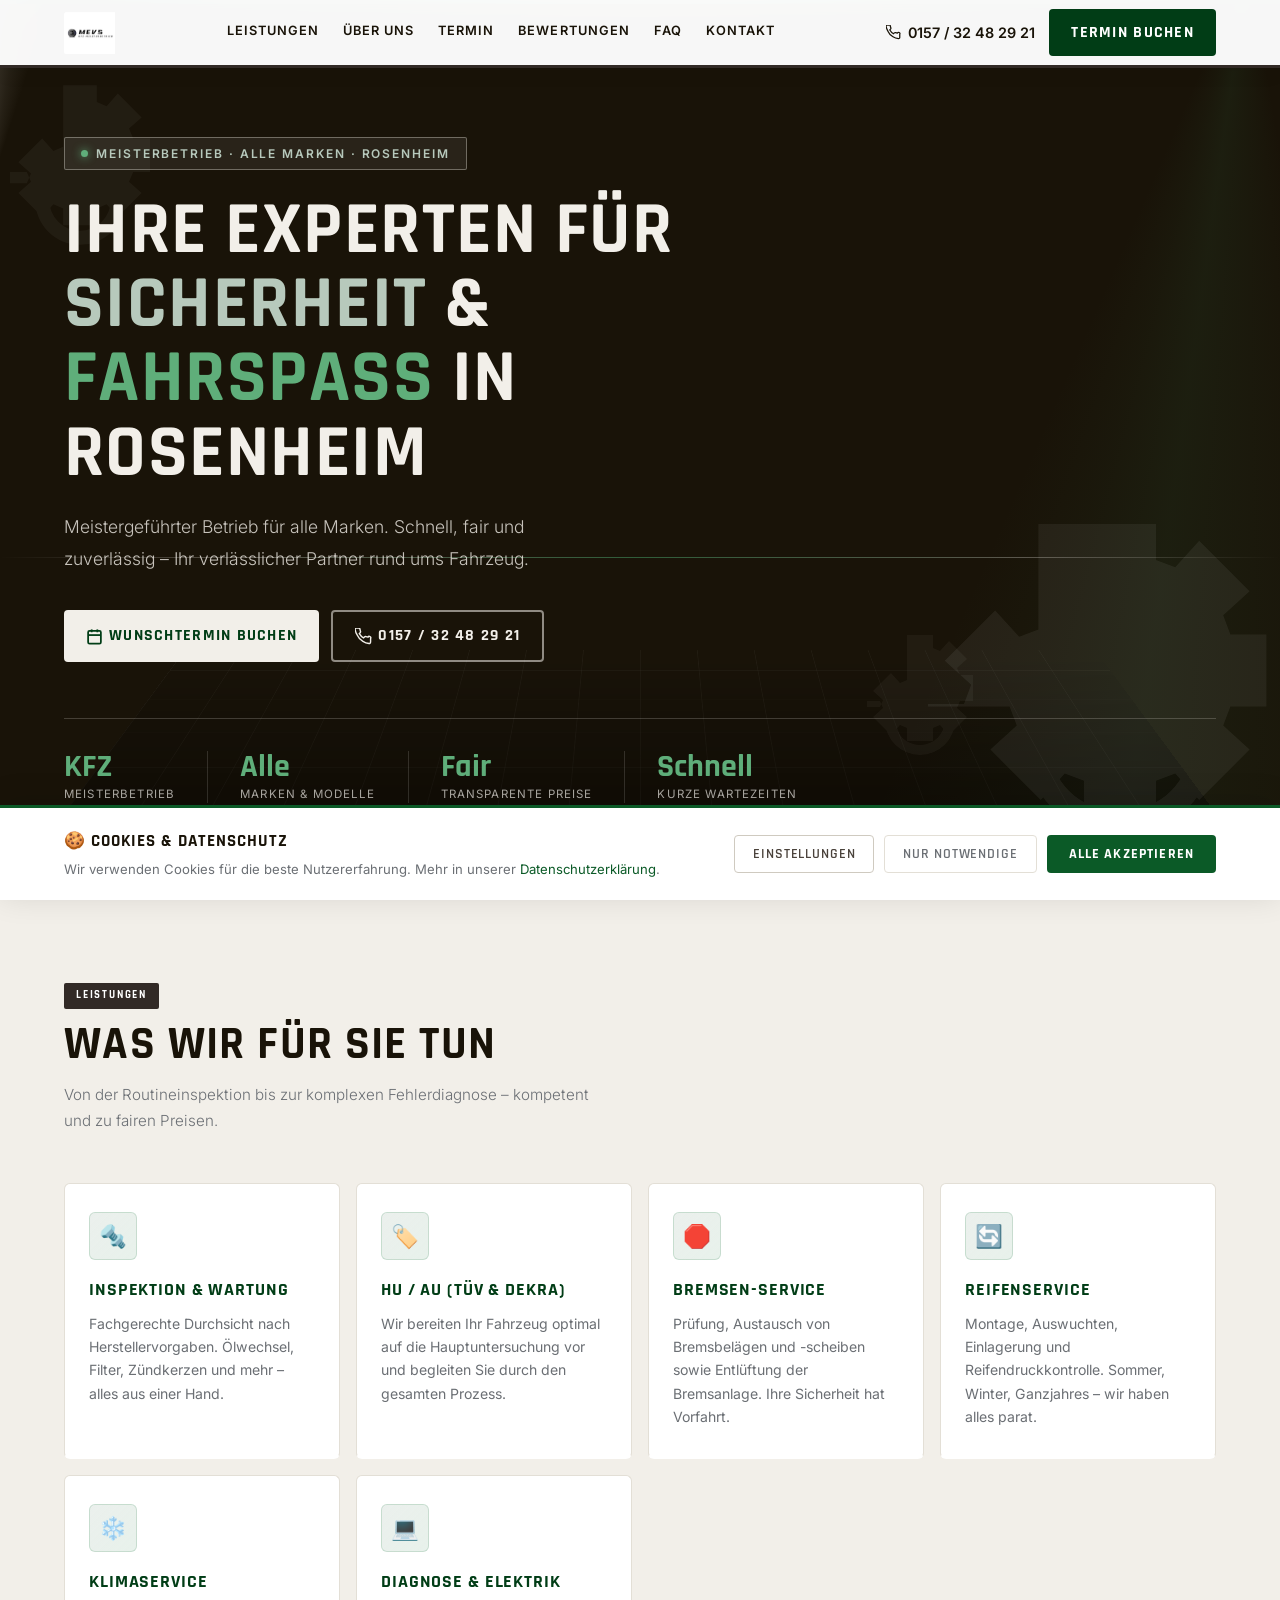
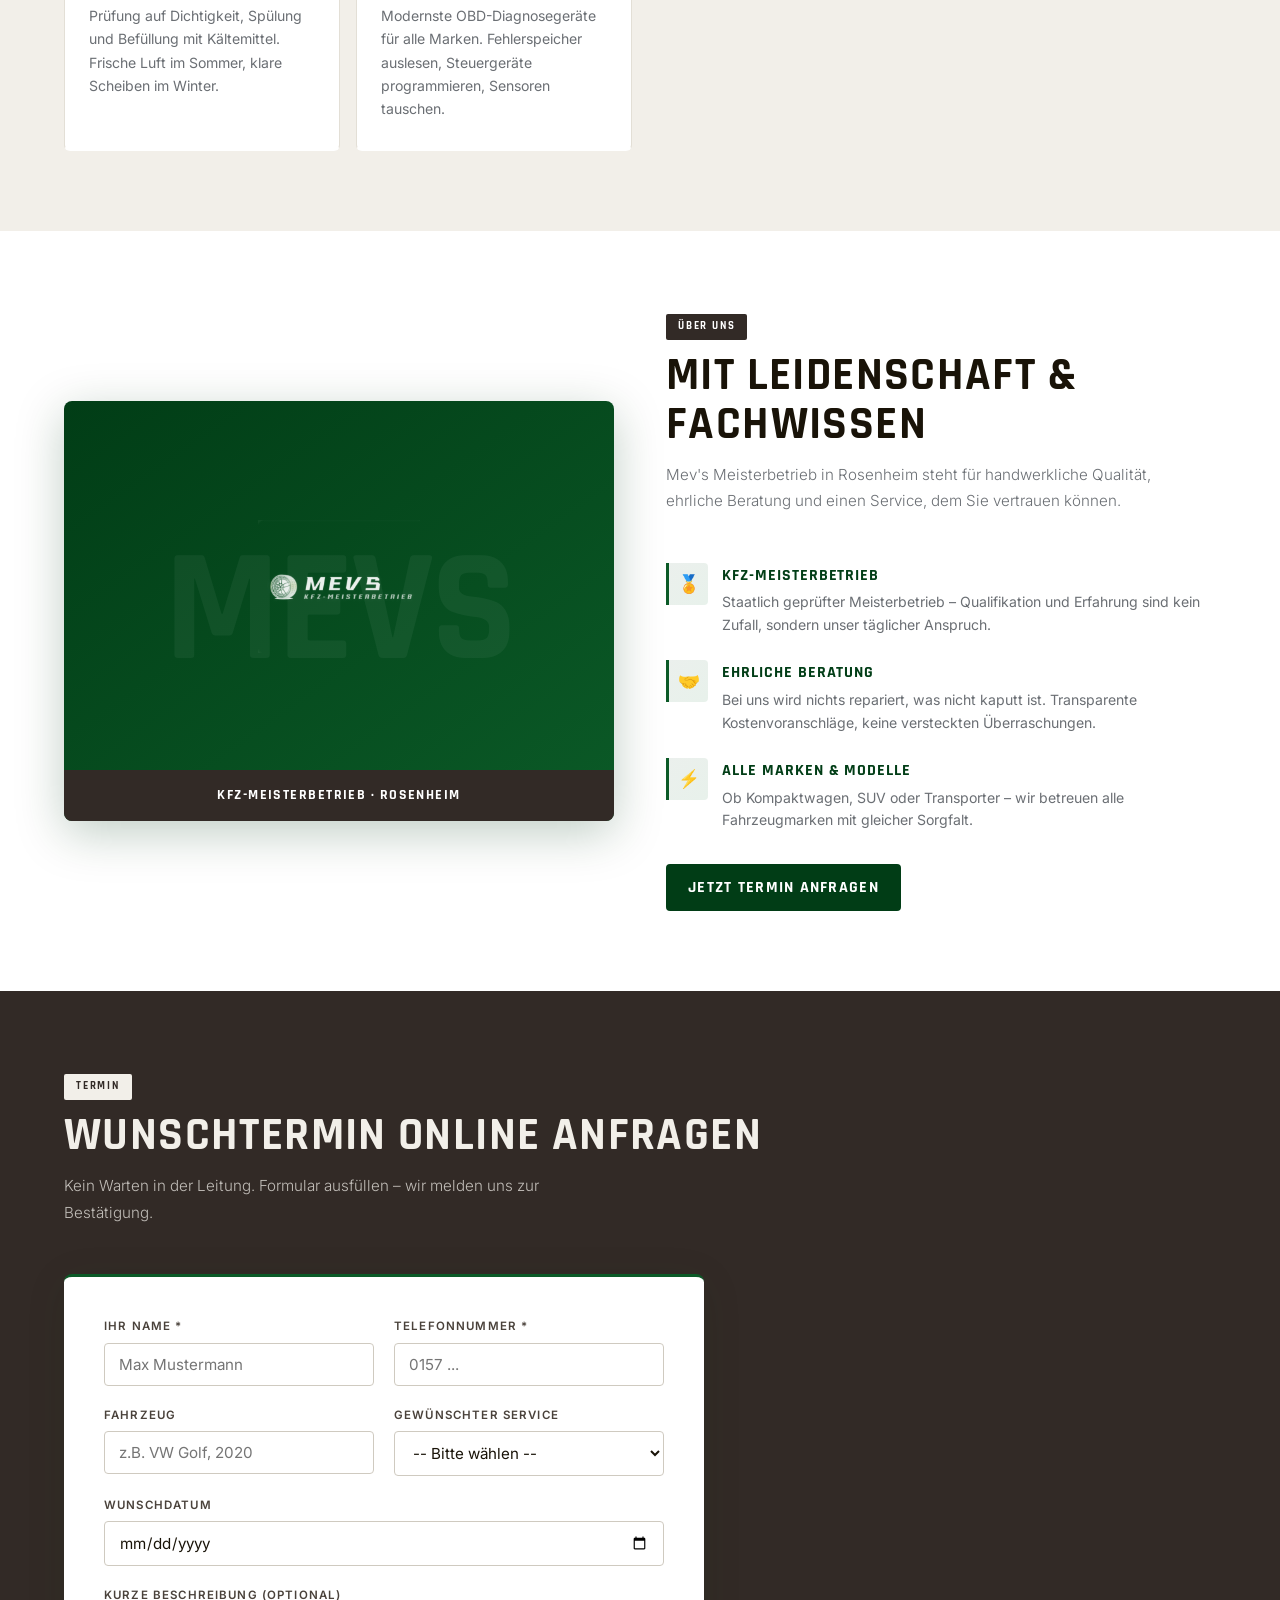
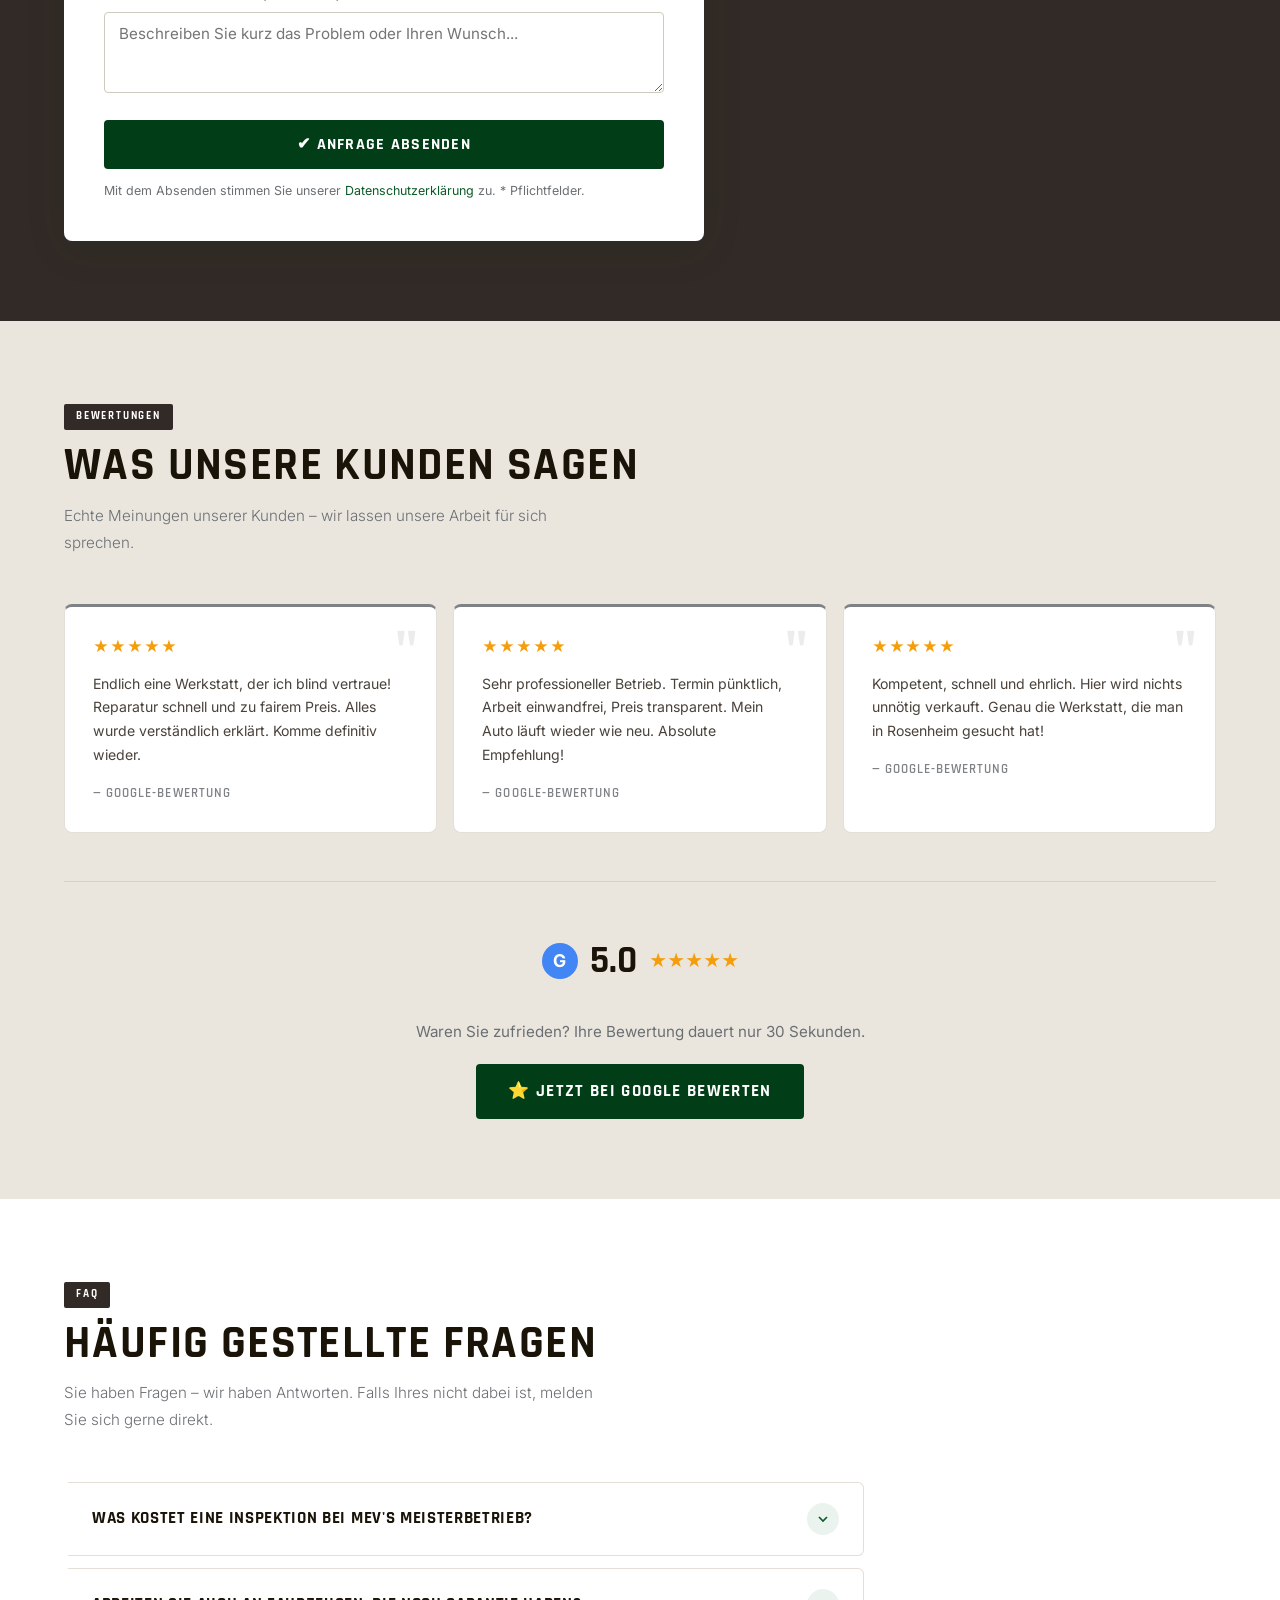
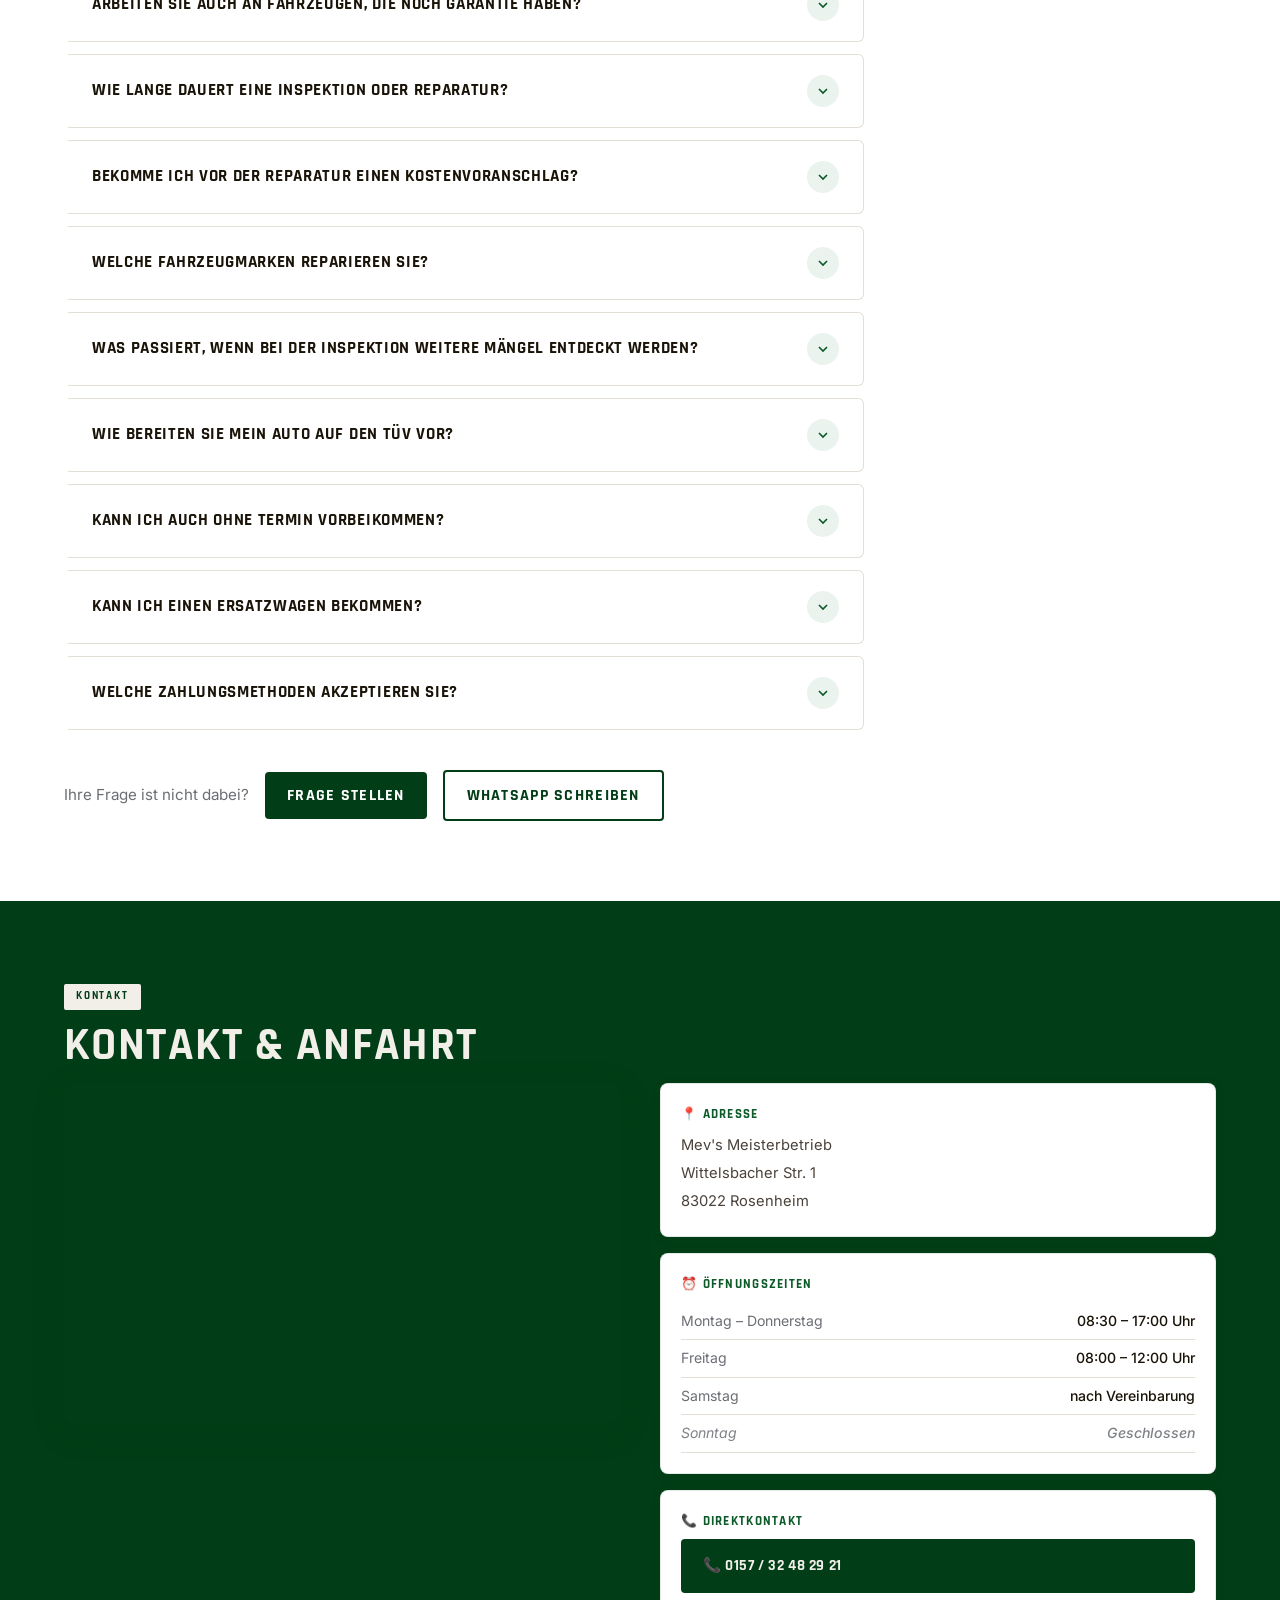
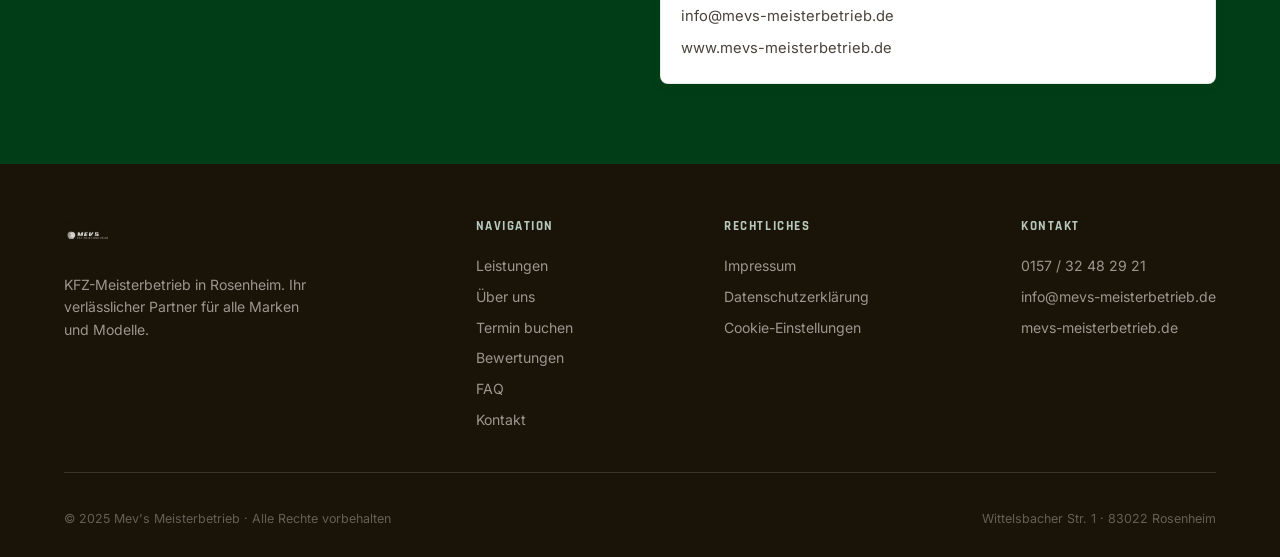
<file: index.html>
<!DOCTYPE html>
<html lang="de">
<head>
<meta charset="UTF-8">
<meta name="viewport" content="width=device-width, initial-scale=1.0">
<title>Mev's Meisterbetrieb – KFZ-Werkstatt in Rosenheim</title>
<meta name="description" content="Mev's KFZ-Meisterbetrieb in Rosenheim. Inspektion, HU/AU, Bremsen, Reifen, Klimaservice & mehr. Schnell, fair, zuverlässig.">
<link rel="preconnect" href="https://fonts.googleapis.com">
<link rel="preconnect" href="https://fonts.gstatic.com" crossorigin>
<link href="https://fonts.googleapis.com/css2?family=Rajdhani:wght@400;500;600;700&family=Inter:wght@300;400;500;600&display=swap" rel="stylesheet">
<link rel="stylesheet" href="css/style.css">
</head>
<body>

<!-- ═══ HEADER ═══ -->
<header id="header">
  <a href="index.html" class="logo">
    <img src="img/logo.jpg" alt="Mev's KFZ-Meisterbetrieb">
  </a>
  <nav class="main-nav">
    <a href="#services">Leistungen</a>
    <a href="#ueber-uns">Über uns</a>
    <a href="#termin">Termin</a>
    <a href="#bewertungen">Bewertungen</a>
    <a href="#faq">FAQ</a>
    <a href="#kontakt">Kontakt</a>
  </nav>
  <div class="header-right">
    <a href="tel:+4915732482921" class="header-tel">
      <svg viewBox="0 0 24 24" fill="none" stroke="currentColor" stroke-width="2">
        <path d="M22 16.92v3a2 2 0 01-2.18 2 19.79 19.79 0 01-8.63-3.07A19.5 19.5 0 013.07 9.81 19.79 19.79 0 01.022 1.18 2 2 0 012 0h3a2 2 0 012 1.72c.127.96.361 1.903.7 2.81a2 2 0 01-.45 2.11L6.09 7.91a16 16 0 006 6l1.27-1.27a2 2 0 012.11-.45c.907.339 1.85.573 2.81.7A2 2 0 0122 14.92v2z"/>
      </svg>
      0157 / 32 48 29 21
    </a>
    <a href="#termin" class="btn-primary">Termin buchen</a>
  </div>
</header>

<!-- ═══ HERO ═══ -->
<section id="hero">
  <div class="hero-scene">
    <div class="hero-redline"></div>
    <div class="hero-beam"></div>
    <div class="hero-beam-2"></div>
    <div class="hero-floor"></div>
    <div class="hero-horizon"></div>
    <svg class="hero-gear-1" viewBox="0 0 200 200" fill="white" xmlns="http://www.w3.org/2000/svg">
      <path d="M100 60a40 40 0 100 80 40 40 0 000-80zm0 10a30 30 0 110 60 30 30 0 010-60z"/>
      <path d="M85 10h30v15l8 3 10-11 21 21-11 10 3 8h15v30h-15l-3 8 11 10-21 21-10-11-8 3v15H85v-15l-8-3-10 11-21-21 11-10-3-8H20V85h15l3-8L27 67l21-21 10 11 8-3V10z"/>
    </svg>
    <svg class="hero-gear-2" viewBox="0 0 200 200" fill="white" xmlns="http://www.w3.org/2000/svg">
      <path d="M100 65a35 35 0 100 70 35 35 0 000-70zm0 10a25 25 0 110 50 25 25 0 010-50z"/>
      <path d="M87 15h26v13l7 3 9-10 18 18-10 9 3 7h13v26h-13l-3 7 10 9-18 18-9-10-7 3v13H87v-13l-7-3-9 10-18-18 10-9-3-7H47V87h13l3-7-10-9 18-18 9 10 7-3V15z"/>
    </svg>
    <svg class="hero-gear-3" viewBox="0 0 200 200" fill="white" xmlns="http://www.w3.org/2000/svg">
      <path d="M100 68a32 32 0 100 64 32 32 0 000-64zm0 10a22 22 0 110 44 22 22 0 010-44z"/>
      <path d="M88 18h24v12l7 3 8-9 17 17-9 8 3 7h12v24h-12l-3 7 9 8-17 17-8-9-7 3v12H88v-12l-7-3-8 9-17-17 9-8-3-7H50V88h12l3-7-9-8 17-17 8 9 7-3V18z"/>
    </svg>
    <div class="hero-particles" id="particles"></div>
  </div>

  <div class="hero-content">
    <div class="hero-badge fade-in">
      <span class="dot"></span>
      Meisterbetrieb · Alle Marken · Rosenheim
    </div>
    <h1 class="hero-headline fade-in">
      Ihre Experten für<br>
      <span class="hl-teal">Sicherheit</span> &amp;<br>
      <span class="hl-red">Fahrspaß</span> in Rosenheim
    </h1>
    <p class="hero-sub fade-in">Meistergeführter Betrieb für alle Marken. Schnell, fair und zuverlässig – Ihr verlässlicher Partner rund ums Fahrzeug.</p>
    <div class="hero-cta fade-in">
      <a href="#termin" class="btn-primary">
        <svg width="17" height="17" viewBox="0 0 24 24" fill="none" stroke="currentColor" stroke-width="2.5">
          <rect x="3" y="4" width="18" height="18" rx="2"/><line x1="16" y1="2" x2="16" y2="6"/><line x1="8" y1="2" x2="8" y2="6"/><line x1="3" y1="10" x2="21" y2="10"/>
        </svg>
        Wunschtermin buchen
      </a>
      <a href="tel:+4915732482921" class="btn-white">
        <svg width="17" height="17" viewBox="0 0 24 24" fill="none" stroke="currentColor" stroke-width="2">
          <path d="M22 16.92v3a2 2 0 01-2.18 2 19.79 19.79 0 01-8.63-3.07A19.5 19.5 0 013.07 9.81 19.79 19.79 0 01.022 1.18 2 2 0 012 0h3a2 2 0 012 1.72c.127.96.361 1.903.7 2.81a2 2 0 01-.45 2.11L6.09 7.91a16 16 0 006 6l1.27-1.27a2 2 0 012.11-.45c.907.339 1.85.573 2.81.7A2 2 0 0122 14.92v2z"/>
        </svg>
        0157 / 32 48 29 21
      </a>
    </div>
    <div class="hero-stats fade-in">
      <div class="stat"><span class="stat-num">KFZ</span><span class="stat-label">Meisterbetrieb</span></div>
      <div class="stat"><span class="stat-num">Alle</span><span class="stat-label">Marken & Modelle</span></div>
      <div class="stat"><span class="stat-num">Fair</span><span class="stat-label">Transparente Preise</span></div>
      <div class="stat"><span class="stat-num">Schnell</span><span class="stat-label">Kurze Wartezeiten</span></div>
    </div>
  </div>

  <div class="scroll-hint">
    <span>Mehr entdecken</span>
    <svg width="20" height="20" viewBox="0 0 24 24" fill="none" stroke="currentColor" stroke-width="2"><polyline points="6 9 12 15 18 9"/></svg>
  </div>
</section>

<!-- ═══ SERVICES ═══ -->
<section id="services">
  <div class="section-tag">Leistungen</div>
  <h2 class="section-title">Was wir für Sie tun</h2>
  <p class="section-sub">Von der Routineinspektion bis zur komplexen Fehlerdiagnose – kompetent und zu fairen Preisen.</p>
  <div class="services-grid">
    <div class="service-card fade-in">
      <div class="service-icon">🔩</div>
      <div class="service-name">Inspektion & Wartung</div>
      <p class="service-desc">Fachgerechte Durchsicht nach Herstellervorgaben. Ölwechsel, Filter, Zündkerzen und mehr – alles aus einer Hand.</p>
    </div>
    <div class="service-card fade-in">
      <div class="service-icon">🏷️</div>
      <div class="service-name">HU / AU (TÜV & DEKRA)</div>
      <p class="service-desc">Wir bereiten Ihr Fahrzeug optimal auf die Hauptuntersuchung vor und begleiten Sie durch den gesamten Prozess.</p>
    </div>
    <div class="service-card fade-in">
      <div class="service-icon">🛑</div>
      <div class="service-name">Bremsen-Service</div>
      <p class="service-desc">Prüfung, Austausch von Bremsbelägen und -scheiben sowie Entlüftung der Bremsanlage. Ihre Sicherheit hat Vorfahrt.</p>
    </div>
    <div class="service-card fade-in">
      <div class="service-icon">🔄</div>
      <div class="service-name">Reifenservice</div>
      <p class="service-desc">Montage, Auswuchten, Einlagerung und Reifendruckkontrolle. Sommer, Winter, Ganzjahres – wir haben alles parat.</p>
    </div>
    <div class="service-card fade-in">
      <div class="service-icon">❄️</div>
      <div class="service-name">Klimaservice</div>
      <p class="service-desc">Prüfung auf Dichtigkeit, Spülung und Befüllung mit Kältemittel. Frische Luft im Sommer, klare Scheiben im Winter.</p>
    </div>
    <div class="service-card fade-in">
      <div class="service-icon">💻</div>
      <div class="service-name">Diagnose & Elektrik</div>
      <p class="service-desc">Modernste OBD-Diagnosegeräte für alle Marken. Fehlerspeicher auslesen, Steuergeräte programmieren, Sensoren tauschen.</p>
    </div>
  </div>
</section>

<!-- ═══ ÜBER UNS ═══ -->
<section id="ueber-uns">
  <div class="about-visual fade-in">
    <div class="about-visual-bg">MEVS</div>
    <div class="about-visual-logo"><img src="img/logo.jpg" alt="Mev's Meisterbetrieb"></div>
    <div class="about-visual-badge">KFZ-Meisterbetrieb · Rosenheim</div>
  </div>
  <div class="fade-in">
    <div class="section-tag">Über uns</div>
    <h2 class="section-title">Mit Leidenschaft &amp; Fachwissen</h2>
    <p class="section-sub">Mev's Meisterbetrieb in Rosenheim steht für handwerkliche Qualität, ehrliche Beratung und einen Service, dem Sie vertrauen können.</p>
    <div class="about-feature">
      <div class="about-feature-icon">🏅</div>
      <div><h4>KFZ-Meisterbetrieb</h4><p>Staatlich geprüfter Meisterbetrieb – Qualifikation und Erfahrung sind kein Zufall, sondern unser täglicher Anspruch.</p></div>
    </div>
    <div class="about-feature">
      <div class="about-feature-icon">🤝</div>
      <div><h4>Ehrliche Beratung</h4><p>Bei uns wird nichts repariert, was nicht kaputt ist. Transparente Kostenvoranschläge, keine versteckten Überraschungen.</p></div>
    </div>
    <div class="about-feature">
      <div class="about-feature-icon">⚡</div>
      <div><h4>Alle Marken & Modelle</h4><p>Ob Kompaktwagen, SUV oder Transporter – wir betreuen alle Fahrzeugmarken mit gleicher Sorgfalt.</p></div>
    </div>
    <a href="#termin" class="btn-primary" style="margin-top:8px;">Jetzt Termin anfragen</a>
  </div>
</section>

<!-- ═══ TERMIN ═══ -->
<section id="termin">
  <div class="section-tag">Termin</div>
  <h2 class="section-title">Wunschtermin online anfragen</h2>
  <p class="section-sub">Kein Warten in der Leitung. Formular ausfüllen – wir melden uns zur Bestätigung.</p>
  <div class="contact-form fade-in">
    <div class="form-grid">
      <div class="form-row"><label for="f-name">Ihr Name *</label><input type="text" id="f-name" placeholder="Max Mustermann" required></div>
      <div class="form-row"><label for="f-tel">Telefonnummer *</label><input type="tel" id="f-tel" placeholder="0157 ..." required></div>
    </div>
    <div class="form-grid">
      <div class="form-row"><label for="f-car">Fahrzeug</label><input type="text" id="f-car" placeholder="z.B. VW Golf, 2020"></div>
      <div class="form-row">
        <label for="f-service">Gewünschter Service</label>
        <select id="f-service">
          <option value="">-- Bitte wählen --</option>
          <option>Inspektion / Wartung</option>
          <option>HU / AU Vorbereitung</option>
          <option>Bremsen-Service</option>
          <option>Reifenwechsel / -service</option>
          <option>Klimaservice</option>
          <option>Diagnose / Elektrik</option>
          <option>Sonstiges</option>
        </select>
      </div>
    </div>
    <div class="form-row"><label for="f-date">Wunschdatum</label><input type="date" id="f-date"></div>
    <div class="form-row"><label for="f-msg">Kurze Beschreibung (optional)</label><textarea id="f-msg" rows="3" placeholder="Beschreiben Sie kurz das Problem oder Ihren Wunsch..."></textarea></div>
    <button class="btn-primary" style="width:100%;justify-content:center;padding:14px;" onclick="submitForm(event)">✔ Anfrage absenden</button>
    <p class="form-note">Mit dem Absenden stimmen Sie unserer <a href="datenschutz.html">Datenschutzerklärung</a> zu. * Pflichtfelder.</p>
  </div>
</section>

<!-- ═══ BEWERTUNGEN ═══ -->
<section id="bewertungen">
  <div class="section-tag">Bewertungen</div>
  <h2 class="section-title">Was unsere Kunden sagen</h2>
  <p class="section-sub">Echte Meinungen unserer Kunden – wir lassen unsere Arbeit für sich sprechen.</p>
  <div class="reviews-grid">
    <div class="review-card fade-in">
      <div class="review-quote">"</div>
      <div class="review-stars">★★★★★</div>
      <p class="review-text">Endlich eine Werkstatt, der ich blind vertraue! Reparatur schnell und zu fairem Preis. Alles wurde verständlich erklärt. Komme definitiv wieder.</p>
      <div class="review-author">— Google-Bewertung</div>
    </div>
    <div class="review-card fade-in">
      <div class="review-quote">"</div>
      <div class="review-stars">★★★★★</div>
      <p class="review-text">Sehr professioneller Betrieb. Termin pünktlich, Arbeit einwandfrei, Preis transparent. Mein Auto läuft wieder wie neu. Absolute Empfehlung!</p>
      <div class="review-author">— Google-Bewertung</div>
    </div>
    <div class="review-card fade-in">
      <div class="review-quote">"</div>
      <div class="review-stars">★★★★★</div>
      <p class="review-text">Kompetent, schnell und ehrlich. Hier wird nichts unnötig verkauft. Genau die Werkstatt, die man in Rosenheim gesucht hat!</p>
      <div class="review-author">— Google-Bewertung</div>
    </div>
  </div>
  <div class="review-cta">
    <div class="google-rating">
      <div class="g-letter">G</div>
      <span class="google-num">5.0</span>
      <span class="google-stars">★★★★★</span>
    </div>
    <p>Waren Sie zufrieden? Ihre Bewertung dauert nur 30 Sekunden.</p>
    <a href="https://g.page/r/MEVS-GOOGLE-REVIEW-LINK" target="_blank" rel="noopener" class="btn-primary" style="font-size:1.05rem;padding:14px 32px;">⭐ Jetzt bei Google bewerten</a>
  </div>
</section>

<!-- ═══ FAQ ═══ -->
<section id="faq">
  <div class="section-tag">FAQ</div>
  <h2 class="section-title">Häufig gestellte Fragen</h2>
  <p class="section-sub">Sie haben Fragen – wir haben Antworten. Falls Ihres nicht dabei ist, melden Sie sich gerne direkt.</p>
  <div class="faq-list">
    <div class="faq-item fade-in"><button class="faq-question" onclick="toggleFaq(this)" aria-expanded="false"><span class="faq-question-text">Was kostet eine Inspektion bei Mev's Meisterbetrieb?</span><span class="faq-icon"><svg viewBox="0 0 24 24" fill="none" stroke-width="2.5"><polyline points="6 9 12 15 18 9"/></svg></span></button><div class="faq-answer"><div class="faq-answer-inner">Die Kosten hängen vom Fahrzeugtyp und Umfang ab. <strong>Wir erstellen immer vorab einen transparenten Kostenvoranschlag</strong> – ohne versteckte Zusatzkosten. Für eine konkrete Auskunft rufen Sie uns an oder nutzen Sie unser <a href="#termin">Kontaktformular</a>.</div></div></div>
    <div class="faq-item fade-in"><button class="faq-question" onclick="toggleFaq(this)" aria-expanded="false"><span class="faq-question-text">Arbeiten Sie auch an Fahrzeugen, die noch Garantie haben?</span><span class="faq-icon"><svg viewBox="0 0 24 24" fill="none" stroke-width="2.5"><polyline points="6 9 12 15 18 9"/></svg></span></button><div class="faq-answer"><div class="faq-answer-inner">Ja! Als <strong>anerkannter KFZ-Meisterbetrieb</strong> führen wir Inspektionen gemäß Herstellervorgaben durch, ohne dass Ihre Garantie erlischt. Laut EU-Recht (GVO 461/2010) dürfen Sie Ihr Garantiefahrzeug in jeder qualifizierten freien Werkstatt warten lassen.</div></div></div>
    <div class="faq-item fade-in"><button class="faq-question" onclick="toggleFaq(this)" aria-expanded="false"><span class="faq-question-text">Wie lange dauert eine Inspektion oder Reparatur?</span><span class="faq-icon"><svg viewBox="0 0 24 24" fill="none" stroke-width="2.5"><polyline points="6 9 12 15 18 9"/></svg></span></button><div class="faq-answer"><div class="faq-answer-inner"><strong>Eine Standard-Inspektion dauert in der Regel 1–2 Stunden.</strong> Aufwändigere Reparaturen können je nach Umfang länger dauern. Wir nennen Ihnen eine realistische Zeitschätzung und informieren Sie sofort bei Änderungen.</div></div></div>
    <div class="faq-item fade-in"><button class="faq-question" onclick="toggleFaq(this)" aria-expanded="false"><span class="faq-question-text">Bekomme ich vor der Reparatur einen Kostenvoranschlag?</span><span class="faq-icon"><svg viewBox="0 0 24 24" fill="none" stroke-width="2.5"><polyline points="6 9 12 15 18 9"/></svg></span></button><div class="faq-answer"><div class="faq-answer-inner"><strong>Ja, selbstverständlich.</strong> Wir führen keine Arbeiten durch, ohne Sie vorher über die Kosten zu informieren. Sie entscheiden selbst, was ausgeführt werden soll.</div></div></div>
    <div class="faq-item fade-in"><button class="faq-question" onclick="toggleFaq(this)" aria-expanded="false"><span class="faq-question-text">Welche Fahrzeugmarken reparieren Sie?</span><span class="faq-icon"><svg viewBox="0 0 24 24" fill="none" stroke-width="2.5"><polyline points="6 9 12 15 18 9"/></svg></span></button><div class="faq-answer"><div class="faq-answer-inner">Wir sind eine <strong>markenunabhängige freie Werkstatt</strong> – VW, BMW, Mercedes, Audi, Opel, Ford, Toyota, Renault, Hyundai, Kia und viele mehr. Dank moderner OBD-Technik betreuen wir alle gängigen Marken fachgerecht.</div></div></div>
    <div class="faq-item fade-in"><button class="faq-question" onclick="toggleFaq(this)" aria-expanded="false"><span class="faq-question-text">Was passiert, wenn bei der Inspektion weitere Mängel entdeckt werden?</span><span class="faq-icon"><svg viewBox="0 0 24 24" fill="none" stroke-width="2.5"><polyline points="6 9 12 15 18 9"/></svg></span></button><div class="faq-answer"><div class="faq-answer-inner">Wir kontaktieren Sie <strong>umgehend und erklären den Befund verständlich</strong>. Sie entscheiden, was sofort und was warten kann. Nichts ohne Ihre ausdrückliche Zustimmung.</div></div></div>
    <div class="faq-item fade-in"><button class="faq-question" onclick="toggleFaq(this)" aria-expanded="false"><span class="faq-question-text">Wie bereiten Sie mein Auto auf den TÜV vor?</span><span class="faq-icon"><svg viewBox="0 0 24 24" fill="none" stroke-width="2.5"><polyline points="6 9 12 15 18 9"/></svg></span></button><div class="faq-answer"><div class="faq-answer-inner">Wir führen einen <strong>umfassenden HU-Vorcheck</strong> durch: Bremsen, Beleuchtung, Lenkung, Abgase und Fahrwerk. Mängel beheben wir auf Wunsch direkt – so vermeiden Sie eine Nachprüfung.</div></div></div>
    <div class="faq-item fade-in"><button class="faq-question" onclick="toggleFaq(this)" aria-expanded="false"><span class="faq-question-text">Kann ich auch ohne Termin vorbeikommen?</span><span class="faq-icon"><svg viewBox="0 0 24 24" fill="none" stroke-width="2.5"><polyline points="6 9 12 15 18 9"/></svg></span></button><div class="faq-answer"><div class="faq-answer-inner">Bei <strong>Pannen oder dringenden Problemen</strong> gerne direkt vorbeikommen. Für Inspektionen empfehlen wir eine <a href="#termin">Terminvereinbarung</a> für minimale Wartezeiten.</div></div></div>
    <div class="faq-item fade-in"><button class="faq-question" onclick="toggleFaq(this)" aria-expanded="false"><span class="faq-question-text">Kann ich einen Ersatzwagen bekommen?</span><span class="faq-icon"><svg viewBox="0 0 24 24" fill="none" stroke-width="2.5"><polyline points="6 9 12 15 18 9"/></svg></span></button><div class="faq-answer"><div class="faq-answer-inner">Bitte fragen Sie bei der Terminvereinbarung nach. Sprechen Sie uns unter <a href="tel:+4915732482921">0157 / 32 48 29 21</a> oder per <a href="https://wa.me/4915732482921" target="_blank" rel="noopener">WhatsApp</a> an.</div></div></div>
    <div class="faq-item fade-in"><button class="faq-question" onclick="toggleFaq(this)" aria-expanded="false"><span class="faq-question-text">Welche Zahlungsmethoden akzeptieren Sie?</span><span class="faq-icon"><svg viewBox="0 0 24 24" fill="none" stroke-width="2.5"><polyline points="6 9 12 15 18 9"/></svg></span></button><div class="faq-answer"><div class="faq-answer-inner">Wir akzeptieren <strong>Barzahlung sowie EC-Karte</strong>. Bei besonderen Wünschen sprechen Sie uns bitte direkt an.</div></div></div>
  </div>
  <div class="faq-cta fade-in">
    <p>Ihre Frage ist nicht dabei?</p>
    <a href="#termin" class="btn-primary">Frage stellen</a>
    <a href="https://wa.me/4915732482921?text=Ich+habe+eine+Frage." target="_blank" rel="noopener" class="btn-outline">WhatsApp schreiben</a>
  </div>
</section>

<!-- ═══ KONTAKT ═══ -->
<section id="kontakt">
  <div class="section-tag">Kontakt</div>
  <h2 class="section-title">Kontakt & Anfahrt</h2>
  <div class="kontakt-grid">
    <div class="map-container fade-in">
      <iframe src="https://www.google.com/maps/embed?pb=!1m18!1m12!1m3!1d2665.8!2d12.1219888!3d47.8563794!2m3!1f0!2f0!3f0!3m2!1i1024!2i768!4f13.1!3m3!1m2!1s0x47761bb3493b633d%3A0xe08d7356b37c6160!2sMev's%20Meisterbetrieb!5e0!3m2!1sde!2sde!4v1" allowfullscreen="" loading="lazy" referrerpolicy="no-referrer-when-downgrade" title="Standort"></iframe>
    </div>
    <div class="contact-info fade-in">
      <div class="info-card"><div class="contact-block"><h4>📍 Adresse</h4><a href="https://maps.google.com/?q=Wittelsbacher+Str.+1,+83022+Rosenheim" target="_blank" rel="noopener">Mev's Meisterbetrieb<br>Wittelsbacher Str. 1<br>83022 Rosenheim</a></div></div>
      <div class="info-card"><div class="contact-block"><h4>⏰ Öffnungszeiten</h4><table class="hours-table"><tr><td>Montag – Donnerstag</td><td>08:30 – 17:00 Uhr</td></tr><tr><td>Freitag</td><td>08:00 – 12:00 Uhr</td></tr><tr><td>Samstag</td><td>nach Vereinbarung</td></tr><tr class="closed"><td>Sonntag</td><td>Geschlossen</td></tr></table></div></div>
      <div class="info-card"><div class="contact-block"><h4>📞 Direktkontakt</h4><a href="tel:+4915732482921" class="tel-big">📞 0157 / 32 48 29 21</a><p style="margin-top:10px;"><a href="mailto:info@mevs-meisterbetrieb.de">info@mevs-meisterbetrieb.de</a></p><p style="margin-top:4px;"><a href="https://www.mevs-meisterbetrieb.de" target="_blank" rel="noopener">www.mevs-meisterbetrieb.de</a></p></div></div>
    </div>
  </div>
</section>

<!-- ═══ FOOTER ═══ -->
<footer>
  <div class="footer-top">
    <div class="footer-brand">
      <img src="img/logo.jpg" alt="Mev's Meisterbetrieb">
      <p>KFZ-Meisterbetrieb in Rosenheim. Ihr verlässlicher Partner für alle Marken und Modelle.</p>
    </div>
    <div class="footer-links"><h5>Navigation</h5><a href="#services">Leistungen</a><a href="#ueber-uns">Über uns</a><a href="#termin">Termin buchen</a><a href="#bewertungen">Bewertungen</a><a href="#faq">FAQ</a><a href="#kontakt">Kontakt</a></div>
    <div class="footer-links"><h5>Rechtliches</h5><a href="impressum.html">Impressum</a><a href="datenschutz.html">Datenschutzerklärung</a><a href="#" onclick="openCookieModal()">Cookie-Einstellungen</a></div>
    <div class="footer-links"><h5>Kontakt</h5><a href="tel:+4915732482921">0157 / 32 48 29 21</a><a href="mailto:info@mevs-meisterbetrieb.de">info@mevs-meisterbetrieb.de</a><a href="https://www.mevs-meisterbetrieb.de" target="_blank" rel="noopener">mevs-meisterbetrieb.de</a></div>
  </div>
  <div class="footer-bottom">
    <span>© 2025 Mev's Meisterbetrieb · Alle Rechte vorbehalten</span>
    <span>Wittelsbacher Str. 1 · 83022 Rosenheim</span>
  </div>
</footer>

<!-- ═══ FAB ═══ -->
<div class="fab-container">
  <a href="https://wa.me/4915732482921?text=Hallo%2C%20ich%20m%C3%B6chte%20einen%20Termin%20anfragen." class="fab fab-wa" target="_blank" rel="noopener" aria-label="WhatsApp" onclick="showToast()">
    <svg viewBox="0 0 24 24"><path d="M17.472 14.382c-.297-.149-1.758-.867-2.03-.967-.273-.099-.471-.148-.67.15-.197.297-.767.966-.94 1.164-.173.199-.347.223-.644.075-.297-.15-1.255-.463-2.39-1.475-.883-.788-1.48-1.761-1.653-2.059-.173-.297-.018-.458.13-.606.134-.133.298-.347.446-.52.149-.174.198-.298.298-.497.099-.198.05-.371-.025-.52-.075-.149-.669-1.612-.916-2.207-.242-.579-.487-.5-.669-.51-.173-.008-.371-.01-.57-.01-.198 0-.52.074-.792.372-.272.297-1.04 1.016-1.04 2.479 0 1.462 1.065 2.875 1.213 3.074.149.198 2.096 3.2 5.077 4.487.709.306 1.262.489 1.694.625.712.227 1.36.195 1.871.118.571-.085 1.758-.719 2.006-1.413.248-.694.248-1.289.173-1.413-.074-.124-.272-.198-.57-.347z"/><path d="M12 0C5.373 0 0 5.373 0 12c0 2.123.555 4.114 1.523 5.844L0 24l6.302-1.499A11.946 11.946 0 0012 24c6.627 0 12-5.373 12-12S18.627 0 12 0zm0 22c-1.896 0-3.676-.51-5.21-1.397l-.374-.22-3.88.923.956-3.78-.244-.389A9.951 9.951 0 012 12C2 6.477 6.477 2 12 2s10 4.477 10 10-4.477 10-10 10z"/></svg>
  </a>
</div>
<div id="toast">💬 WhatsApp öffnet sich gleich!</div>

<!-- ═══ COOKIE BANNER ═══ -->
<div id="cookie-banner" role="dialog" aria-live="polite">
  <div class="cookie-text">
    <strong>🍪 Cookies & Datenschutz</strong>
    <p>Wir verwenden Cookies für die beste Nutzererfahrung. Mehr in unserer <a href="datenschutz.html">Datenschutzerklärung</a>.</p>
  </div>
  <div class="cookie-actions">
    <button class="btn-cookie-settings" onclick="openCookieModal()">Einstellungen</button>
    <button class="btn-cookie-reject" onclick="rejectCookies()">Nur notwendige</button>
    <button class="btn-cookie-accept" onclick="acceptAllCookies()">Alle akzeptieren</button>
  </div>
</div>

<!-- ═══ COOKIE MODAL ═══ -->
<div id="cookie-modal" role="dialog" aria-modal="true">
  <div class="cookie-modal-box">
    <button class="cookie-modal-close" onclick="closeCookieModal()">✕</button>
    <h2>Cookie-Einstellungen</h2>
    <p class="cookie-intro">Verwalten Sie Ihre Cookie-Präferenzen. Notwendige Cookies können nicht deaktiviert werden. Ihre Einstellungen werden 12 Monate gespeichert. Weitere Infos in unserer <a href="datenschutz.html">Datenschutzerklärung</a>.</p>
    <div class="cookie-category">
      <div class="cookie-cat-header" onclick="toggleCatBody('cat-necessary')"><div class="cookie-cat-title">Notwendige Cookies</div><div style="display:flex;align-items:center;gap:10px;"><span class="cookie-cat-badge required">Immer aktiv</span><label class="cookie-toggle" onclick="event.stopPropagation()"><input type="checkbox" id="toggle-necessary" checked disabled><span class="cookie-toggle-slider"></span></label></div></div>
      <div class="cookie-cat-body" id="cat-necessary" style="display:none;"><p>Für das Funktionieren der Website zwingend erforderlich.</p><table class="cookie-details-table"><tr><th>Name</th><th>Anbieter</th><th>Zweck</th><th>Laufzeit</th></tr><tr><td>cookie_consent</td><td>Mev's Meisterbetrieb</td><td>Cookie-Einwilligung</td><td>12 Monate</td></tr><tr><td>PHPSESSID</td><td>Mev's Meisterbetrieb</td><td>Session-Verwaltung</td><td>Session</td></tr></table></div>
    </div>
    <div class="cookie-category">
      <div class="cookie-cat-header" onclick="toggleCatBody('cat-functional')"><div class="cookie-cat-title">Funktionale Cookies</div><div style="display:flex;align-items:center;gap:10px;"><span class="cookie-cat-badge" id="badge-functional">Inaktiv</span><label class="cookie-toggle" onclick="event.stopPropagation()"><input type="checkbox" id="toggle-functional" onchange="updateBadge('functional')"><span class="cookie-toggle-slider"></span></label></div></div>
      <div class="cookie-cat-body" id="cat-functional" style="display:none;"><p>Ermöglichen Google Maps und weitere Funktionen. Rechtsgrundlage: Art. 6 Abs. 1 lit. a DSGVO.</p><table class="cookie-details-table"><tr><th>Name</th><th>Anbieter</th><th>Zweck</th><th>Laufzeit</th></tr><tr><td>NID, SIDCC</td><td>Google Ireland Ltd.</td><td>Google Maps</td><td>6 Monate</td></tr></table></div>
    </div>
    <div class="cookie-category">
      <div class="cookie-cat-header" onclick="toggleCatBody('cat-analytics')"><div class="cookie-cat-title">Analyse-Cookies</div><div style="display:flex;align-items:center;gap:10px;"><span class="cookie-cat-badge" id="badge-analytics">Inaktiv</span><label class="cookie-toggle" onclick="event.stopPropagation()"><input type="checkbox" id="toggle-analytics" onchange="updateBadge('analytics')"><span class="cookie-toggle-slider"></span></label></div></div>
      <div class="cookie-cat-body" id="cat-analytics" style="display:none;"><p>Helfen uns, die Website zu verbessern. Daten werden anonymisiert. Rechtsgrundlage: Art. 6 Abs. 1 lit. a DSGVO.</p><table class="cookie-details-table"><tr><th>Name</th><th>Anbieter</th><th>Zweck</th><th>Laufzeit</th></tr><tr><td>_ga, _gid</td><td>Google LLC</td><td>Google Analytics</td><td>2 Jahre</td></tr></table></div>
    </div>
    <div class="cookie-category">
      <div class="cookie-cat-header" onclick="toggleCatBody('cat-marketing')"><div class="cookie-cat-title">Marketing-Cookies</div><div style="display:flex;align-items:center;gap:10px;"><span class="cookie-cat-badge" id="badge-marketing">Inaktiv</span><label class="cookie-toggle" onclick="event.stopPropagation()"><input type="checkbox" id="toggle-marketing" onchange="updateBadge('marketing')"><span class="cookie-toggle-slider"></span></label></div></div>
      <div class="cookie-cat-body" id="cat-marketing" style="display:none;"><p>Für zielgerichtete Werbung. Rechtsgrundlage: Art. 6 Abs. 1 lit. a DSGVO.</p><table class="cookie-details-table"><tr><th>Name</th><th>Anbieter</th><th>Zweck</th><th>Laufzeit</th></tr><tr><td>_fbp</td><td>Meta Platforms Inc.</td><td>Facebook Pixel</td><td>3 Monate</td></tr></table></div>
    </div>
    <div class="cookie-modal-footer">
      <button class="btn-cookie-settings" onclick="rejectCookies()">Nur notwendige</button>
      <button class="btn-cookie-settings" onclick="saveCustomCookies()">Auswahl speichern</button>
      <button class="btn-cookie-accept" onclick="acceptAllCookies()">Alle akzeptieren</button>
    </div>
  </div>
</div>

<script src="js/main.js"></script>
<script src="js/cookies.js"></script>
</body>
</html>
</file>
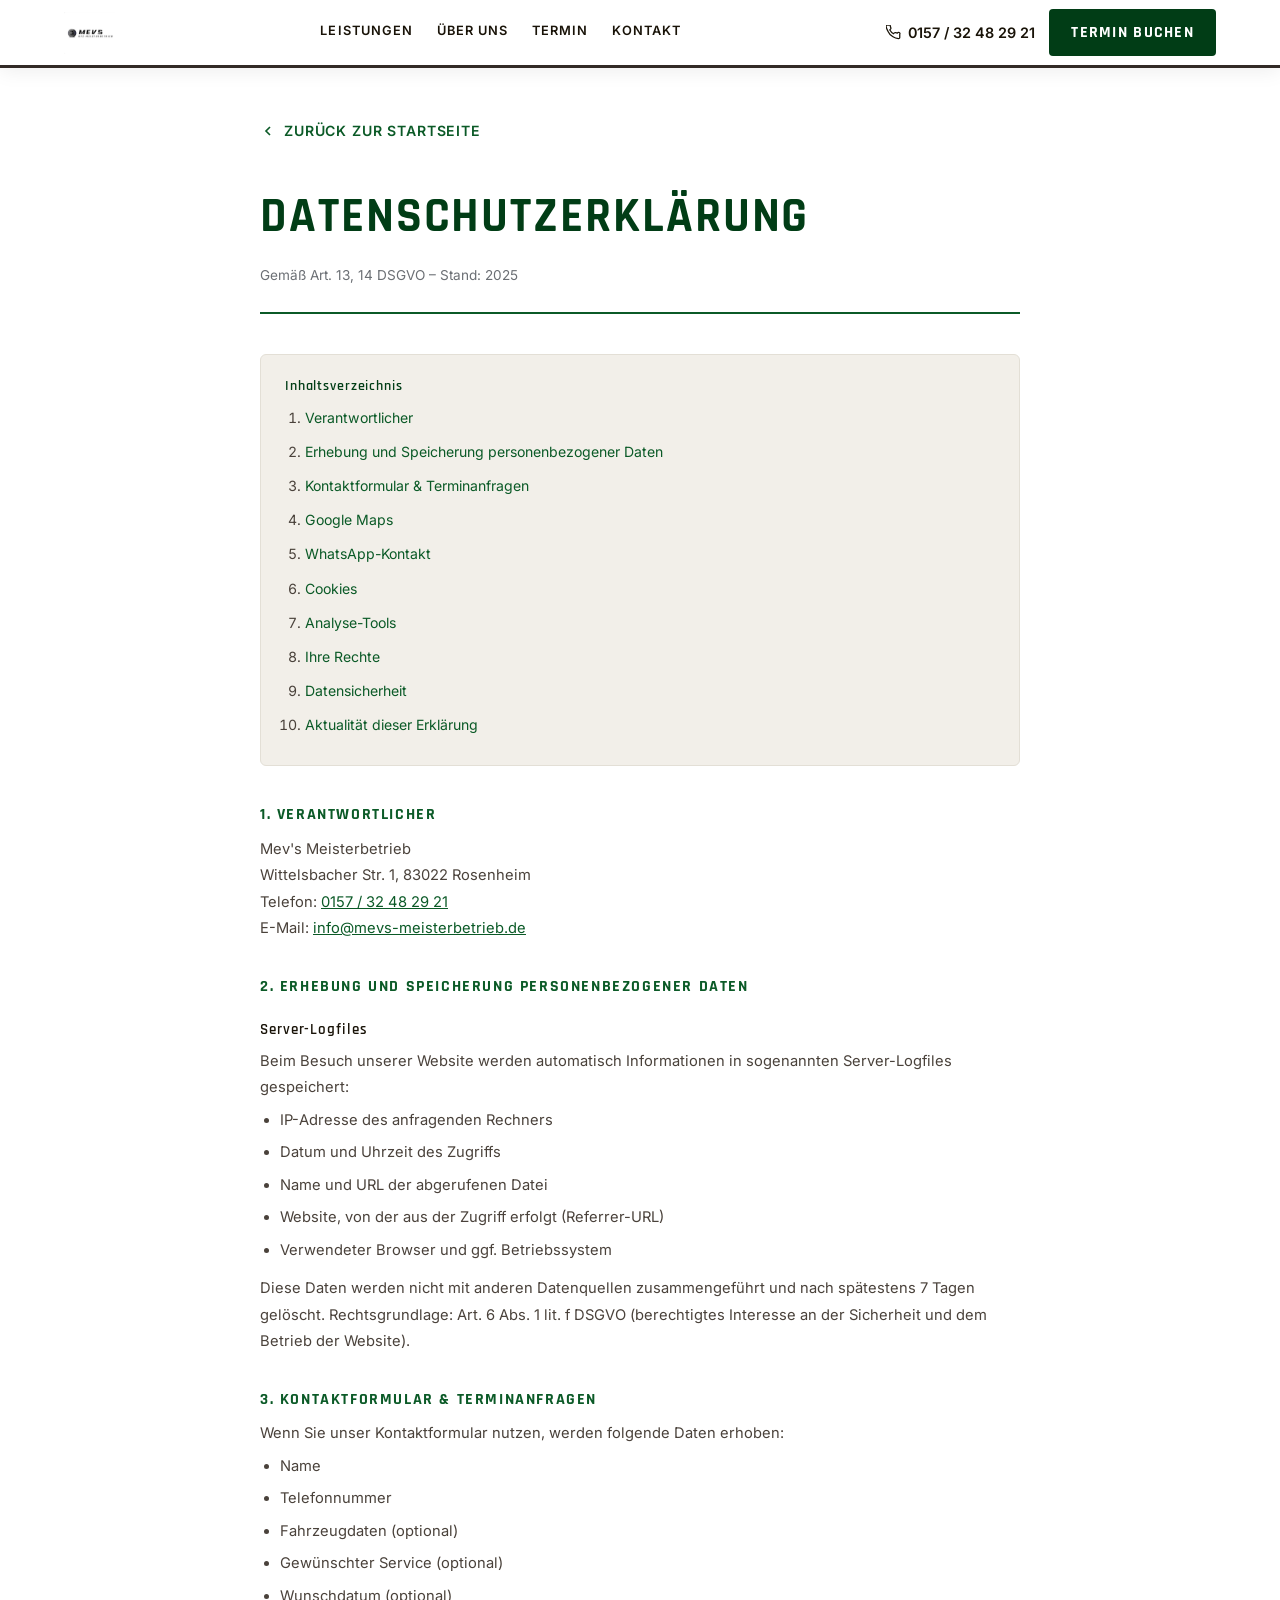
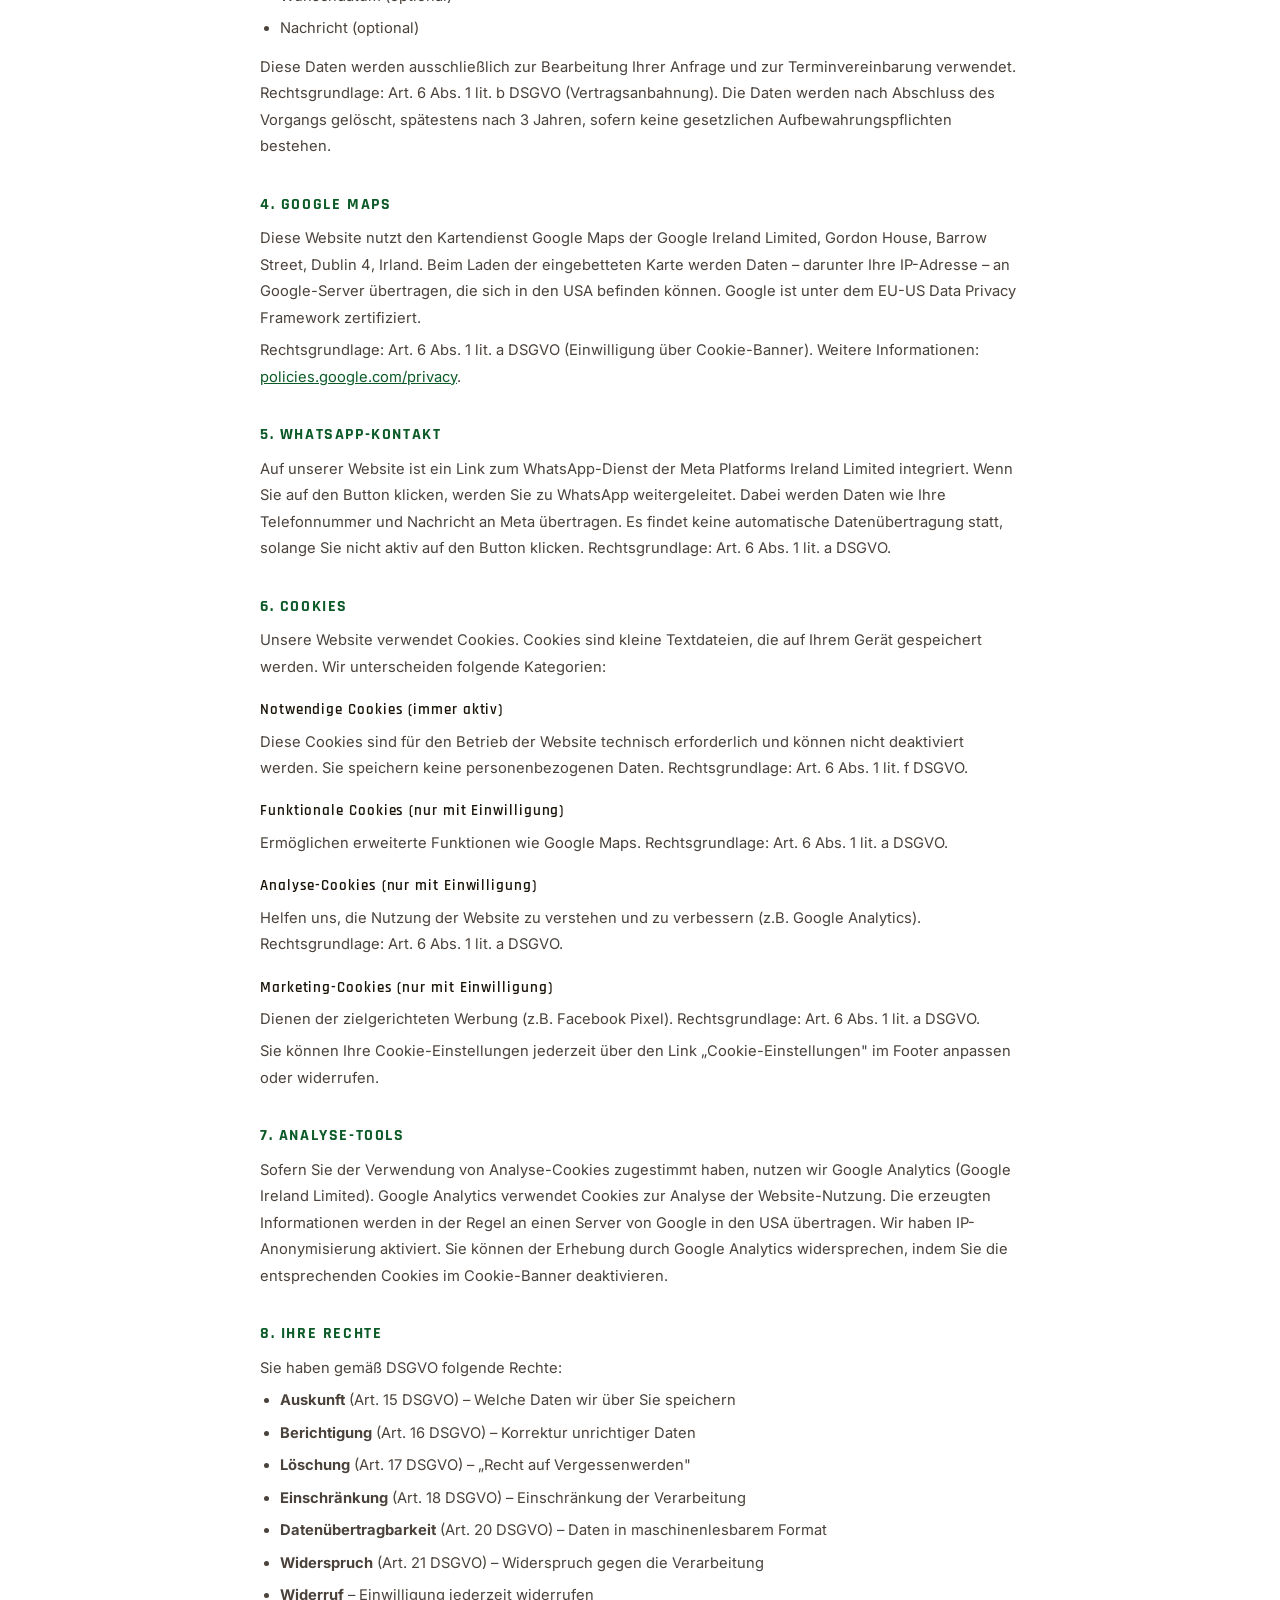
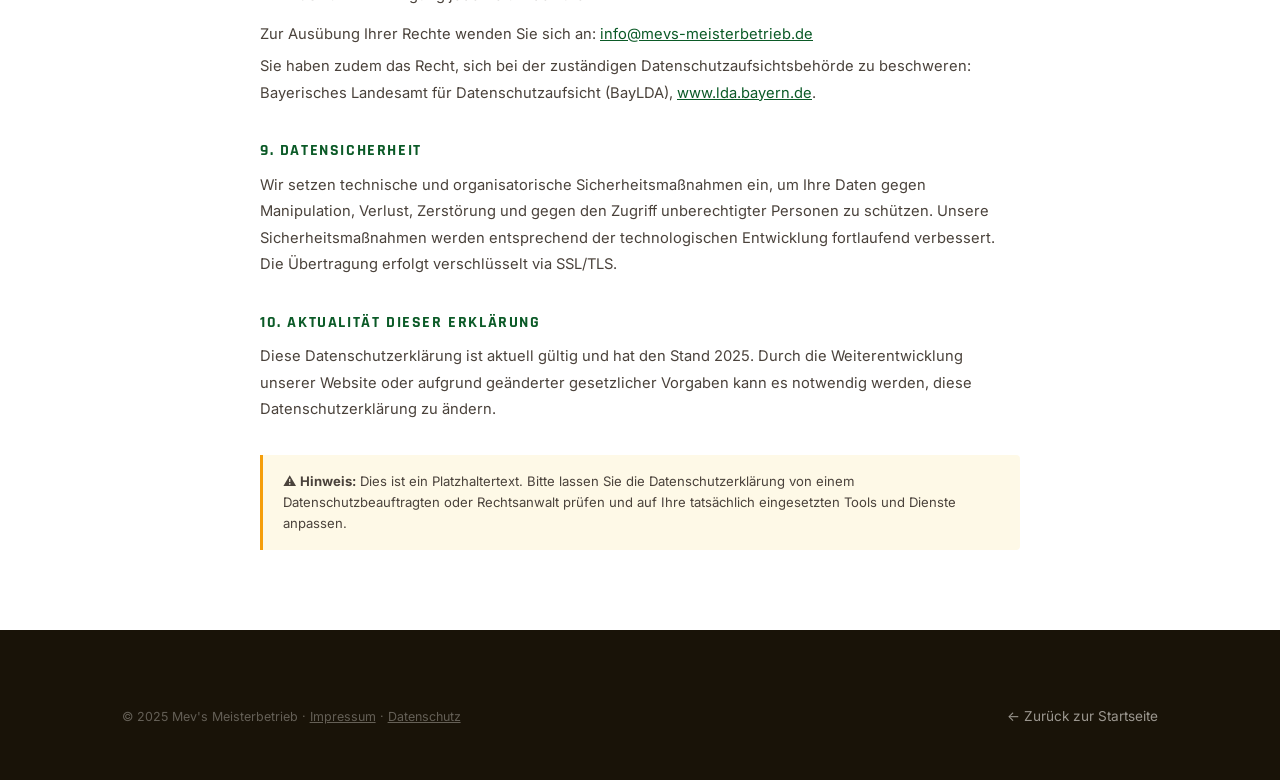
<file: datenschutz.html>
<!DOCTYPE html>
<html lang="de">
<head>
<meta charset="UTF-8">
<meta name="viewport" content="width=device-width, initial-scale=1.0">
<title>Datenschutzerklärung – Mev's Meisterbetrieb</title>
<link rel="preconnect" href="https://fonts.googleapis.com">
<link rel="preconnect" href="https://fonts.gstatic.com" crossorigin>
<link href="https://fonts.googleapis.com/css2?family=Rajdhani:wght@400;500;600;700&family=Inter:wght@300;400;500;600&display=swap" rel="stylesheet">
<link rel="stylesheet" href="css/style.css">
<style>
  .legal-page {
    min-height: 100vh;
    padding: 120px 5% 80px;
    background: #fff;
  }
  .legal-inner { max-width: 760px; margin: 0 auto; }
  .legal-back {
    display: inline-flex; align-items: center; gap: 8px;
    color: var(--blue-teal); text-decoration: none;
    font-size: .88rem; font-weight: 600;
    letter-spacing: .06em; text-transform: uppercase;
    margin-bottom: 36px; transition: color .2s;
  }
  .legal-back:hover { color: var(--blue-deep); }
  .legal-back svg { width: 16px; height: 16px; }
  .legal-inner h1 {
    font-family: var(--font-head); font-weight: 700;
    font-size: clamp(2rem, 4vw, 3rem);
    text-transform: uppercase; letter-spacing: .04em;
    color: var(--blue-deep); margin-bottom: 8px;
  }
  .legal-inner .subtitle {
    font-size: .85rem; color: var(--text-light);
    margin-bottom: 40px; padding-bottom: 24px;
    border-bottom: 2px solid var(--blue-teal);
  }
  .legal-inner h2 {
    font-family: var(--font-head); font-weight: 700;
    text-transform: uppercase; font-size: 1rem;
    letter-spacing: .1em; color: var(--blue-teal);
    margin: 32px 0 8px;
  }
  .legal-inner h3 {
    font-family: var(--font-head); font-weight: 600;
    font-size: .95rem; letter-spacing: .06em;
    color: var(--text-dark); margin: 18px 0 6px;
  }
  .legal-inner p, .legal-inner li {
    font-size: .92rem; color: var(--text-mid);
    line-height: 1.8; margin-bottom: 6px;
  }
  .legal-inner ul { padding-left: 20px; margin-bottom: 12px; }
  .legal-inner a { color: var(--blue-teal); }
  .legal-notice {
    margin-top: 32px; padding: 16px 20px;
    background: #fef9e7; border-left: 3px solid #f59e0b;
    font-size: .82rem; color: var(--text-mid);
    border-radius: 0 4px 4px 0;
  }
  .toc {
    background: var(--slate-100); border: 1px solid var(--slate-200);
    border-radius: 6px; padding: 20px 24px; margin-bottom: 36px;
  }
  .toc h3 { color: var(--blue-deep); margin-top: 0; font-size: .9rem; }
  .toc ol { padding-left: 20px; margin: 0; }
  .toc li { font-size: .88rem; line-height: 2; }
  .toc a { color: var(--blue-teal); text-decoration: none; }
  .toc a:hover { text-decoration: underline; }
</style>
</head>
<body>

<header id="header">
  <a href="index.html" class="logo">
    <img src="img/logo.jpg" alt="Mev's KFZ-Meisterbetrieb">
  </a>
  <nav class="main-nav">
    <a href="index.html#services">Leistungen</a>
    <a href="index.html#ueber-uns">Über uns</a>
    <a href="index.html#termin">Termin</a>
    <a href="index.html#kontakt">Kontakt</a>
  </nav>
  <div class="header-right">
    <a href="tel:+4915732482921" class="header-tel">
      <svg viewBox="0 0 24 24" fill="none" stroke="currentColor" stroke-width="2">
        <path d="M22 16.92v3a2 2 0 01-2.18 2 19.79 19.79 0 01-8.63-3.07A19.5 19.5 0 013.07 9.81 19.79 19.79 0 01.022 1.18 2 2 0 012 0h3a2 2 0 012 1.72c.127.96.361 1.903.7 2.81a2 2 0 01-.45 2.11L6.09 7.91a16 16 0 006 6l1.27-1.27a2 2 0 012.11-.45c.907.339 1.85.573 2.81.7A2 2 0 0122 14.92v2z"/>
      </svg>
      0157 / 32 48 29 21
    </a>
    <a href="index.html#termin" class="btn-primary">Termin buchen</a>
  </div>
</header>

<main class="legal-page">
  <div class="legal-inner">
    <a href="index.html" class="legal-back">
      <svg viewBox="0 0 24 24" fill="none" stroke="currentColor" stroke-width="2.5"><polyline points="15 18 9 12 15 6"/></svg>
      Zurück zur Startseite
    </a>

    <h1>Datenschutzerklärung</h1>
    <p class="subtitle">Gemäß Art. 13, 14 DSGVO – Stand: 2025</p>

    <div class="toc">
      <h3>Inhaltsverzeichnis</h3>
      <ol>
        <li><a href="#ds-1">Verantwortlicher</a></li>
        <li><a href="#ds-2">Erhebung und Speicherung personenbezogener Daten</a></li>
        <li><a href="#ds-3">Kontaktformular & Terminanfragen</a></li>
        <li><a href="#ds-4">Google Maps</a></li>
        <li><a href="#ds-5">WhatsApp-Kontakt</a></li>
        <li><a href="#ds-6">Cookies</a></li>
        <li><a href="#ds-7">Analyse-Tools</a></li>
        <li><a href="#ds-8">Ihre Rechte</a></li>
        <li><a href="#ds-9">Datensicherheit</a></li>
        <li><a href="#ds-10">Aktualität dieser Erklärung</a></li>
      </ol>
    </div>

    <h2 id="ds-1">1. Verantwortlicher</h2>
    <p>
      Mev's Meisterbetrieb<br>
      Wittelsbacher Str. 1, 83022 Rosenheim<br>
      Telefon: <a href="tel:+4915732482921">0157 / 32 48 29 21</a><br>
      E-Mail: <a href="mailto:info@mevs-meisterbetrieb.de">info@mevs-meisterbetrieb.de</a>
    </p>

    <h2 id="ds-2">2. Erhebung und Speicherung personenbezogener Daten</h2>
    <h3>Server-Logfiles</h3>
    <p>Beim Besuch unserer Website werden automatisch Informationen in sogenannten Server-Logfiles gespeichert:</p>
    <ul>
      <li>IP-Adresse des anfragenden Rechners</li>
      <li>Datum und Uhrzeit des Zugriffs</li>
      <li>Name und URL der abgerufenen Datei</li>
      <li>Website, von der aus der Zugriff erfolgt (Referrer-URL)</li>
      <li>Verwendeter Browser und ggf. Betriebssystem</li>
    </ul>
    <p>Diese Daten werden nicht mit anderen Datenquellen zusammengeführt und nach spätestens 7 Tagen gelöscht. Rechtsgrundlage: Art. 6 Abs. 1 lit. f DSGVO (berechtigtes Interesse an der Sicherheit und dem Betrieb der Website).</p>

    <h2 id="ds-3">3. Kontaktformular & Terminanfragen</h2>
    <p>Wenn Sie unser Kontaktformular nutzen, werden folgende Daten erhoben:</p>
    <ul>
      <li>Name</li>
      <li>Telefonnummer</li>
      <li>Fahrzeugdaten (optional)</li>
      <li>Gewünschter Service (optional)</li>
      <li>Wunschdatum (optional)</li>
      <li>Nachricht (optional)</li>
    </ul>
    <p>Diese Daten werden ausschließlich zur Bearbeitung Ihrer Anfrage und zur Terminvereinbarung verwendet. Rechtsgrundlage: Art. 6 Abs. 1 lit. b DSGVO (Vertragsanbahnung). Die Daten werden nach Abschluss des Vorgangs gelöscht, spätestens nach 3 Jahren, sofern keine gesetzlichen Aufbewahrungspflichten bestehen.</p>

    <h2 id="ds-4">4. Google Maps</h2>
    <p>Diese Website nutzt den Kartendienst Google Maps der Google Ireland Limited, Gordon House, Barrow Street, Dublin 4, Irland. Beim Laden der eingebetteten Karte werden Daten – darunter Ihre IP-Adresse – an Google-Server übertragen, die sich in den USA befinden können. Google ist unter dem EU-US Data Privacy Framework zertifiziert.</p>
    <p>Rechtsgrundlage: Art. 6 Abs. 1 lit. a DSGVO (Einwilligung über Cookie-Banner). Weitere Informationen: <a href="https://policies.google.com/privacy" target="_blank" rel="noopener">policies.google.com/privacy</a>.</p>

    <h2 id="ds-5">5. WhatsApp-Kontakt</h2>
    <p>Auf unserer Website ist ein Link zum WhatsApp-Dienst der Meta Platforms Ireland Limited integriert. Wenn Sie auf den Button klicken, werden Sie zu WhatsApp weitergeleitet. Dabei werden Daten wie Ihre Telefonnummer und Nachricht an Meta übertragen. Es findet keine automatische Datenübertragung statt, solange Sie nicht aktiv auf den Button klicken. Rechtsgrundlage: Art. 6 Abs. 1 lit. a DSGVO.</p>

    <h2 id="ds-6">6. Cookies</h2>
    <p>Unsere Website verwendet Cookies. Cookies sind kleine Textdateien, die auf Ihrem Gerät gespeichert werden. Wir unterscheiden folgende Kategorien:</p>
    <h3>Notwendige Cookies (immer aktiv)</h3>
    <p>Diese Cookies sind für den Betrieb der Website technisch erforderlich und können nicht deaktiviert werden. Sie speichern keine personenbezogenen Daten. Rechtsgrundlage: Art. 6 Abs. 1 lit. f DSGVO.</p>
    <h3>Funktionale Cookies (nur mit Einwilligung)</h3>
    <p>Ermöglichen erweiterte Funktionen wie Google Maps. Rechtsgrundlage: Art. 6 Abs. 1 lit. a DSGVO.</p>
    <h3>Analyse-Cookies (nur mit Einwilligung)</h3>
    <p>Helfen uns, die Nutzung der Website zu verstehen und zu verbessern (z.B. Google Analytics). Rechtsgrundlage: Art. 6 Abs. 1 lit. a DSGVO.</p>
    <h3>Marketing-Cookies (nur mit Einwilligung)</h3>
    <p>Dienen der zielgerichteten Werbung (z.B. Facebook Pixel). Rechtsgrundlage: Art. 6 Abs. 1 lit. a DSGVO.</p>
    <p>Sie können Ihre Cookie-Einstellungen jederzeit über den Link „Cookie-Einstellungen" im Footer anpassen oder widerrufen.</p>

    <h2 id="ds-7">7. Analyse-Tools</h2>
    <p>Sofern Sie der Verwendung von Analyse-Cookies zugestimmt haben, nutzen wir Google Analytics (Google Ireland Limited). Google Analytics verwendet Cookies zur Analyse der Website-Nutzung. Die erzeugten Informationen werden in der Regel an einen Server von Google in den USA übertragen. Wir haben IP-Anonymisierung aktiviert. Sie können der Erhebung durch Google Analytics widersprechen, indem Sie die entsprechenden Cookies im Cookie-Banner deaktivieren.</p>

    <h2 id="ds-8">8. Ihre Rechte</h2>
    <p>Sie haben gemäß DSGVO folgende Rechte:</p>
    <ul>
      <li><strong>Auskunft</strong> (Art. 15 DSGVO) – Welche Daten wir über Sie speichern</li>
      <li><strong>Berichtigung</strong> (Art. 16 DSGVO) – Korrektur unrichtiger Daten</li>
      <li><strong>Löschung</strong> (Art. 17 DSGVO) – „Recht auf Vergessenwerden"</li>
      <li><strong>Einschränkung</strong> (Art. 18 DSGVO) – Einschränkung der Verarbeitung</li>
      <li><strong>Datenübertragbarkeit</strong> (Art. 20 DSGVO) – Daten in maschinenlesbarem Format</li>
      <li><strong>Widerspruch</strong> (Art. 21 DSGVO) – Widerspruch gegen die Verarbeitung</li>
      <li><strong>Widerruf</strong> – Einwilligung jederzeit widerrufen</li>
    </ul>
    <p>Zur Ausübung Ihrer Rechte wenden Sie sich an: <a href="mailto:info@mevs-meisterbetrieb.de">info@mevs-meisterbetrieb.de</a></p>
    <p>Sie haben zudem das Recht, sich bei der zuständigen Datenschutzaufsichtsbehörde zu beschweren: Bayerisches Landesamt für Datenschutzaufsicht (BayLDA), <a href="https://www.lda.bayern.de" target="_blank" rel="noopener">www.lda.bayern.de</a>.</p>

    <h2 id="ds-9">9. Datensicherheit</h2>
    <p>Wir setzen technische und organisatorische Sicherheitsmaßnahmen ein, um Ihre Daten gegen Manipulation, Verlust, Zerstörung und gegen den Zugriff unberechtigter Personen zu schützen. Unsere Sicherheitsmaßnahmen werden entsprechend der technologischen Entwicklung fortlaufend verbessert. Die Übertragung erfolgt verschlüsselt via SSL/TLS.</p>

    <h2 id="ds-10">10. Aktualität dieser Erklärung</h2>
    <p>Diese Datenschutzerklärung ist aktuell gültig und hat den Stand 2025. Durch die Weiterentwicklung unserer Website oder aufgrund geänderter gesetzlicher Vorgaben kann es notwendig werden, diese Datenschutzerklärung zu ändern.</p>

    <div class="legal-notice">
      ⚠ <strong>Hinweis:</strong> Dies ist ein Platzhaltertext. Bitte lassen Sie die Datenschutzerklärung von einem Datenschutzbeauftragten oder Rechtsanwalt prüfen und auf Ihre tatsächlich eingesetzten Tools und Dienste anpassen.
    </div>
  </div>
</main>

<footer>
  <div class="footer-bottom" style="padding:24px 5%;">
    <span>© 2025 Mev's Meisterbetrieb · <a href="impressum.html" style="color:inherit;">Impressum</a> · <a href="datenschutz.html" style="color:inherit;">Datenschutz</a></span>
    <a href="index.html" style="color:rgba(242,239,233,0.6);text-decoration:none;font-size:.85rem;">← Zurück zur Startseite</a>
  </div>
</footer>

<script src="js/main.js"></script>
</body>
</html>
</file>
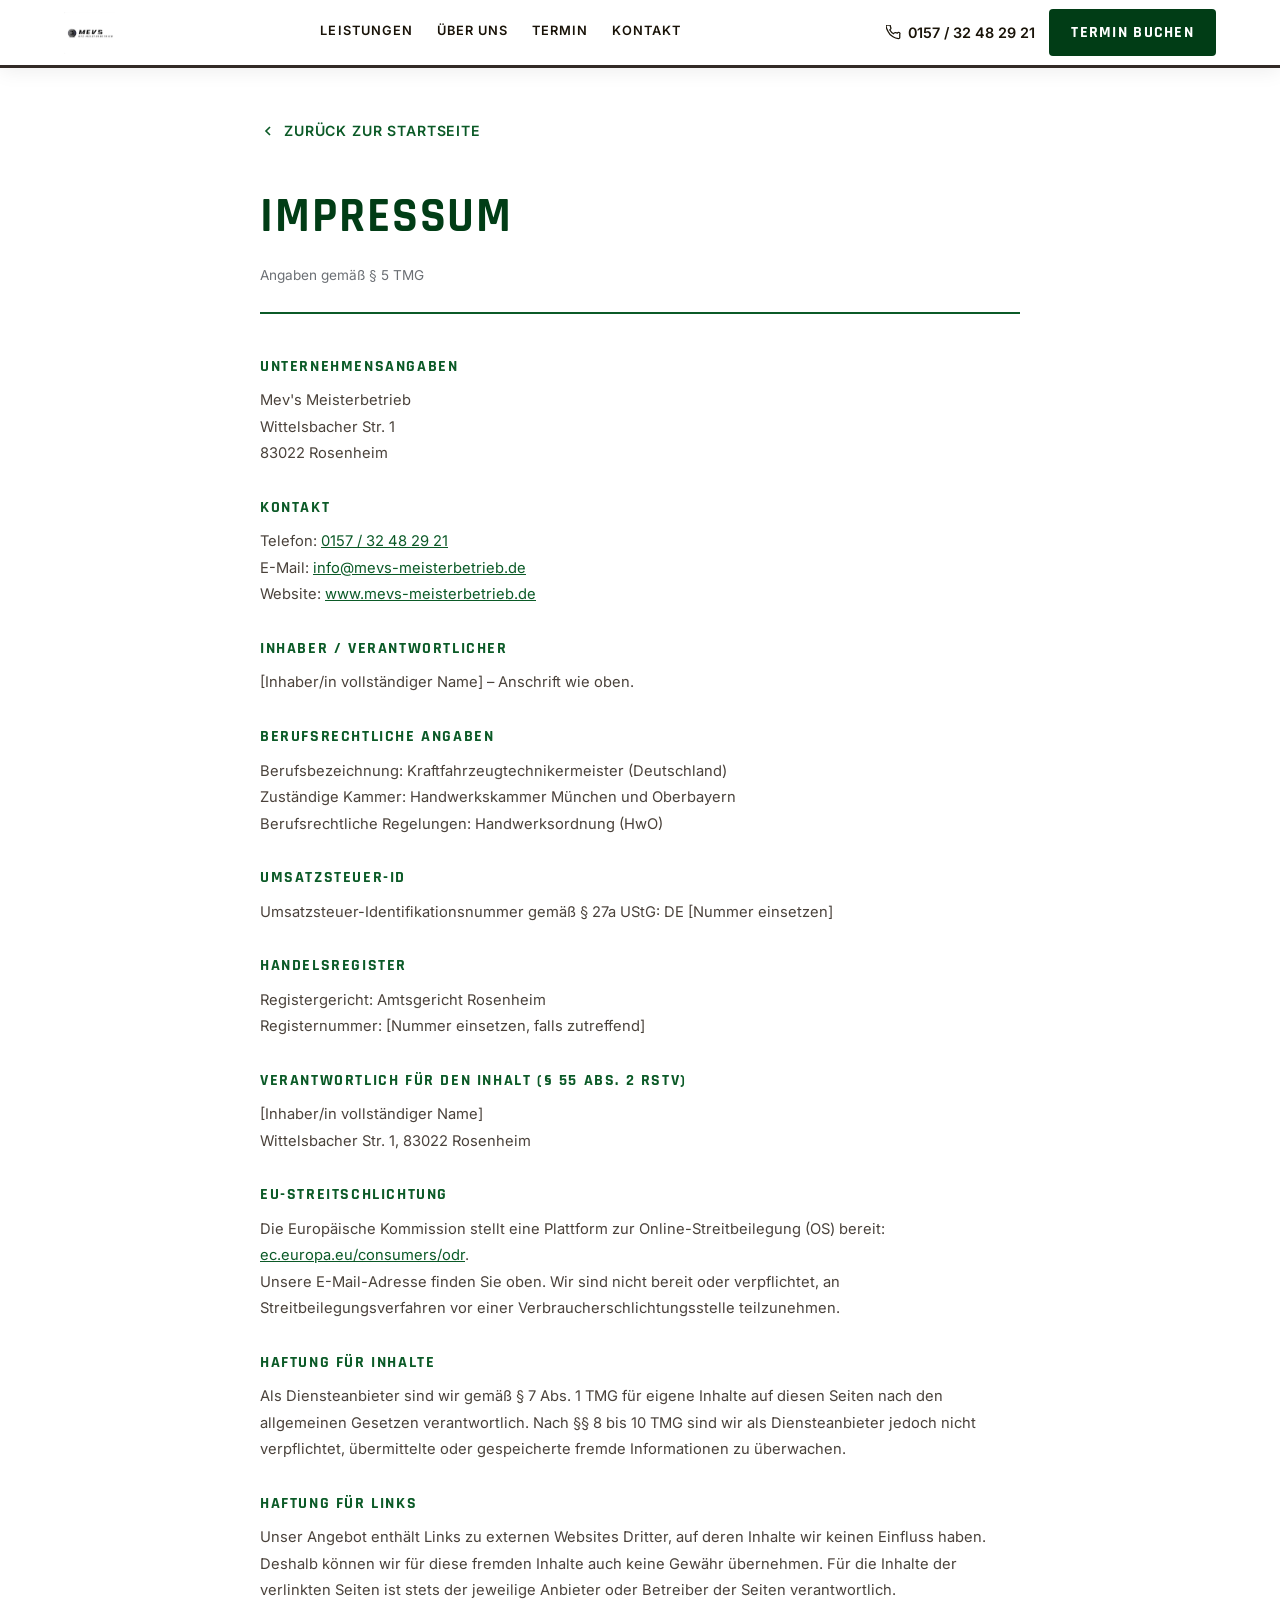
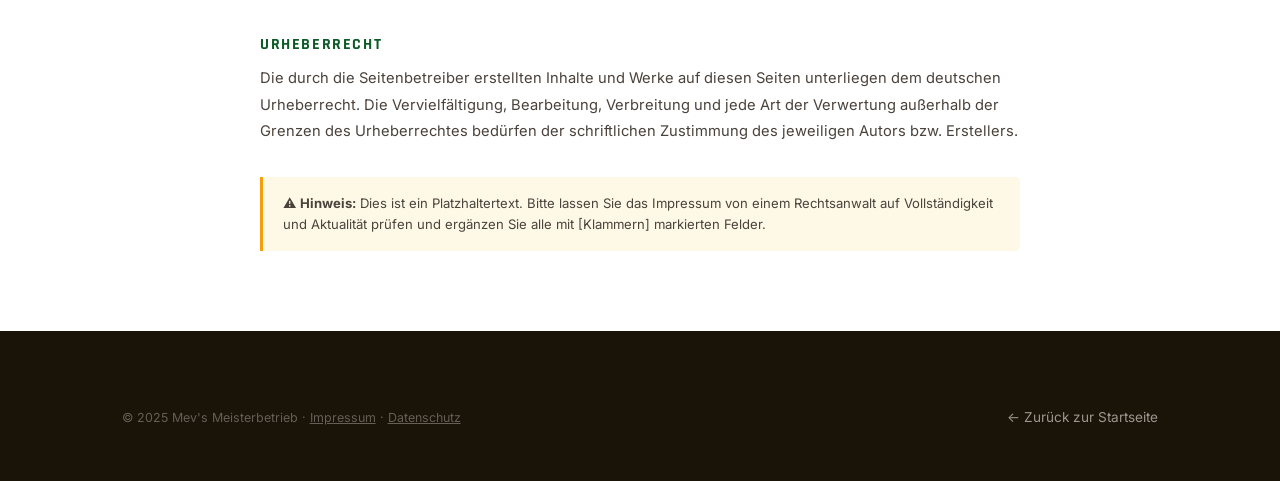
<file: impressum.html>
<!DOCTYPE html>
<html lang="de">
<head>
<meta charset="UTF-8">
<meta name="viewport" content="width=device-width, initial-scale=1.0">
<title>Impressum – Mev's Meisterbetrieb</title>
<link rel="preconnect" href="https://fonts.googleapis.com">
<link rel="preconnect" href="https://fonts.gstatic.com" crossorigin>
<link href="https://fonts.googleapis.com/css2?family=Rajdhani:wght@400;500;600;700&family=Inter:wght@300;400;500;600&display=swap" rel="stylesheet">
<link rel="stylesheet" href="css/style.css">
<style>
  .legal-page {
    min-height: 100vh;
    padding: 120px 5% 80px;
    background: #fff;
  }
  .legal-inner {
    max-width: 760px;
    margin: 0 auto;
  }
  .legal-back {
    display: inline-flex; align-items: center; gap: 8px;
    color: var(--blue-teal); text-decoration: none;
    font-size: .88rem; font-weight: 600;
    letter-spacing: .06em; text-transform: uppercase;
    margin-bottom: 36px;
    transition: color .2s;
  }
  .legal-back:hover { color: var(--blue-deep); }
  .legal-back svg { width: 16px; height: 16px; }

  .legal-inner h1 {
    font-family: var(--font-head); font-weight: 700;
    font-size: clamp(2rem, 4vw, 3rem);
    text-transform: uppercase; letter-spacing: .04em;
    color: var(--blue-deep); margin-bottom: 8px;
  }
  .legal-inner .subtitle {
    font-size: .85rem; color: var(--text-light);
    margin-bottom: 40px;
    padding-bottom: 24px;
    border-bottom: 2px solid var(--blue-teal);
  }
  .legal-inner h2 {
    font-family: var(--font-head); font-weight: 700;
    text-transform: uppercase; font-size: 1rem;
    letter-spacing: .1em; color: var(--blue-teal);
    margin: 28px 0 8px;
  }
  .legal-inner p, .legal-inner li {
    font-size: .92rem; color: var(--text-mid);
    line-height: 1.8; margin-bottom: 6px;
  }
  .legal-inner ul { padding-left: 20px; margin-bottom: 12px; }
  .legal-inner a { color: var(--blue-teal); }

  .legal-notice {
    margin-top: 32px; padding: 16px 20px;
    background: #fef9e7;
    border-left: 3px solid #f59e0b;
    font-size: .82rem; color: var(--text-mid);
    border-radius: 0 4px 4px 0;
  }
</style>
</head>
<body>

<header id="header">
  <a href="index.html" class="logo">
    <img src="img/logo.jpg" alt="Mev's KFZ-Meisterbetrieb">
  </a>
  <nav class="main-nav">
    <a href="index.html#services">Leistungen</a>
    <a href="index.html#ueber-uns">Über uns</a>
    <a href="index.html#termin">Termin</a>
    <a href="index.html#kontakt">Kontakt</a>
  </nav>
  <div class="header-right">
    <a href="tel:+4915732482921" class="header-tel">
      <svg viewBox="0 0 24 24" fill="none" stroke="currentColor" stroke-width="2">
        <path d="M22 16.92v3a2 2 0 01-2.18 2 19.79 19.79 0 01-8.63-3.07A19.5 19.5 0 013.07 9.81 19.79 19.79 0 01.022 1.18 2 2 0 012 0h3a2 2 0 012 1.72c.127.96.361 1.903.7 2.81a2 2 0 01-.45 2.11L6.09 7.91a16 16 0 006 6l1.27-1.27a2 2 0 012.11-.45c.907.339 1.85.573 2.81.7A2 2 0 0122 14.92v2z"/>
      </svg>
      0157 / 32 48 29 21
    </a>
    <a href="index.html#termin" class="btn-primary">Termin buchen</a>
  </div>
</header>

<main class="legal-page">
  <div class="legal-inner">
    <a href="index.html" class="legal-back">
      <svg viewBox="0 0 24 24" fill="none" stroke="currentColor" stroke-width="2.5"><polyline points="15 18 9 12 15 6"/></svg>
      Zurück zur Startseite
    </a>

    <h1>Impressum</h1>
    <p class="subtitle">Angaben gemäß § 5 TMG</p>

    <h2>Unternehmensangaben</h2>
    <p>
      Mev's Meisterbetrieb<br>
      Wittelsbacher Str. 1<br>
      83022 Rosenheim
    </p>

    <h2>Kontakt</h2>
    <p>
      Telefon: <a href="tel:+4915732482921">0157 / 32 48 29 21</a><br>
      E-Mail: <a href="mailto:info@mevs-meisterbetrieb.de">info@mevs-meisterbetrieb.de</a><br>
      Website: <a href="https://www.mevs-meisterbetrieb.de" target="_blank" rel="noopener">www.mevs-meisterbetrieb.de</a>
    </p>

    <h2>Inhaber / Verantwortlicher</h2>
    <p>[Inhaber/in vollständiger Name] – Anschrift wie oben.</p>

    <h2>Berufsrechtliche Angaben</h2>
    <p>
      Berufsbezeichnung: Kraftfahrzeugtechnikermeister (Deutschland)<br>
      Zuständige Kammer: Handwerkskammer München und Oberbayern<br>
      Berufsrechtliche Regelungen: Handwerksordnung (HwO)
    </p>

    <h2>Umsatzsteuer-ID</h2>
    <p>Umsatzsteuer-Identifikationsnummer gemäß § 27a UStG: DE [Nummer einsetzen]</p>

    <h2>Handelsregister</h2>
    <p>
      Registergericht: Amtsgericht Rosenheim<br>
      Registernummer: [Nummer einsetzen, falls zutreffend]
    </p>

    <h2>Verantwortlich für den Inhalt (§ 55 Abs. 2 RStV)</h2>
    <p>[Inhaber/in vollständiger Name]<br>Wittelsbacher Str. 1, 83022 Rosenheim</p>

    <h2>EU-Streitschlichtung</h2>
    <p>
      Die Europäische Kommission stellt eine Plattform zur Online-Streitbeilegung (OS) bereit:
      <a href="https://ec.europa.eu/consumers/odr" target="_blank" rel="noopener">ec.europa.eu/consumers/odr</a>.<br>
      Unsere E-Mail-Adresse finden Sie oben. Wir sind nicht bereit oder verpflichtet, an Streitbeilegungsverfahren vor einer Verbraucherschlichtungsstelle teilzunehmen.
    </p>

    <h2>Haftung für Inhalte</h2>
    <p>Als Diensteanbieter sind wir gemäß § 7 Abs. 1 TMG für eigene Inhalte auf diesen Seiten nach den allgemeinen Gesetzen verantwortlich. Nach §§ 8 bis 10 TMG sind wir als Diensteanbieter jedoch nicht verpflichtet, übermittelte oder gespeicherte fremde Informationen zu überwachen.</p>

    <h2>Haftung für Links</h2>
    <p>Unser Angebot enthält Links zu externen Websites Dritter, auf deren Inhalte wir keinen Einfluss haben. Deshalb können wir für diese fremden Inhalte auch keine Gewähr übernehmen. Für die Inhalte der verlinkten Seiten ist stets der jeweilige Anbieter oder Betreiber der Seiten verantwortlich.</p>

    <h2>Urheberrecht</h2>
    <p>Die durch die Seitenbetreiber erstellten Inhalte und Werke auf diesen Seiten unterliegen dem deutschen Urheberrecht. Die Vervielfältigung, Bearbeitung, Verbreitung und jede Art der Verwertung außerhalb der Grenzen des Urheberrechtes bedürfen der schriftlichen Zustimmung des jeweiligen Autors bzw. Erstellers.</p>

    <div class="legal-notice">
      ⚠ <strong>Hinweis:</strong> Dies ist ein Platzhaltertext. Bitte lassen Sie das Impressum von einem Rechtsanwalt auf Vollständigkeit und Aktualität prüfen und ergänzen Sie alle mit [Klammern] markierten Felder.
    </div>
  </div>
</main>

<footer>
  <div class="footer-bottom" style="padding:24px 5%;">
    <span>© 2025 Mev's Meisterbetrieb · <a href="impressum.html" style="color:inherit;">Impressum</a> · <a href="datenschutz.html" style="color:inherit;">Datenschutz</a></span>
    <a href="index.html" style="color:rgba(242,239,233,0.6);text-decoration:none;font-size:.85rem;">← Zurück zur Startseite</a>
  </div>
</footer>

<script src="js/main.js"></script>
</body>
</html>
</file>
<file: css/style.css>
:root {
    /* Hauptfarben: Black Forest (Gruen) */
    --blue-deep:    #013D16;
    --blue-mid:     #013D16;
    --blue-teal:    #0B5A27;
    --blue-pale:    #B7C9BC;
    --blue-soft:    #F2EFE9;
    --blue-bright:  #3E8E5A;
    --blue-glow:    rgba(1,61,22,0.25);

    /* Neutrale Toene: Parchment / Grey / Mocha */
    --warm-sand:    #7E8287;
    --warm-taupe:   #322A26;
    --warm-light:   #F2EFE9;
    --warm-cream:   #EAE6DE;

    /* Akzente: Mocha + helles Gruen (fuer dunkle Flaechen) */
    --red:          #322A26;
    --red-bright:   #5FAE7A;

    /* Greys */
    --slate-100:    #F2EFE9;
    --slate-200:    #E3DFD6;
    --slate-300:    #CFCAC0;
    --slate-400:    #7E8287;

    /* Text */
    --text-dark:    #191308;
    --text-mid:     #4A423B;
    --text-light:   #6B6F74;
    --text-white:   #F2EFE9;

    /* Section backgrounds */
    --bg-hero:      #191308;
    --bg-services:  #F2EFE9;
    --bg-about:     #FFFFFF;
    --bg-termin:    #322A26;
    --bg-reviews:   #EAE6DE;
    --bg-faq:       #FFFFFF;
    --bg-contact:   #013D16;
    --bg-footer:    #191308;

    --whatsapp:     #25D366;
    --font-head:    'Rajdhani', sans-serif;
    --font-body:    'Inter', sans-serif;
    --radius:       4px;
  }

  * { margin:0; padding:0; box-sizing:border-box; }
  html { scroll-behavior: smooth; }
  body {
    background: var(--warm-light);
    color: var(--text-dark);
    font-family: var(--font-body);
    font-size: 16px; line-height: 1.6;
    overflow-x: hidden;
  }

  /* ─── HEADER ─── */
  #header {
    position: fixed; top:0; left:0; right:0; z-index:100;
    background: rgba(255,255,255,0.97);
    backdrop-filter: blur(12px);
    border-bottom: 3px solid var(--red);
    display: flex; align-items: center; justify-content: space-between;
    padding: 0 5%; height: 68px;
    box-shadow: 0 2px 20px rgba(0,0,0,0.08);
    transition: box-shadow .3s;
  }
  #header.scrolled { box-shadow: 0 4px 28px rgba(0,0,0,0.13); }

  .logo { display:flex; align-items:center; text-decoration:none; }
  .logo img { height: 42px; width: auto; }

  .header-right { display:flex; align-items:center; gap:14px; }
  .header-tel {
    display:flex; align-items:center; gap:7px;
    color: var(--text-dark); text-decoration:none;
    font-size:.9rem; font-weight:600;
    transition: color .2s;
  }
  .header-tel:hover { color: var(--blue-mid); }
  .header-tel svg { width:15px; height:15px; }

  nav.main-nav { display:none; }
  @media(min-width:900px){
    nav.main-nav { display:flex; gap:24px; align-items:center; }
    nav.main-nav a {
      color: var(--text-dark); text-decoration:none;
      font-size:.8rem; font-weight:600;
      letter-spacing:.08em; text-transform:uppercase;
      position: relative; padding-bottom: 3px;
      transition: color .2s;
    }
    nav.main-nav a::after {
      content:''; position:absolute; bottom:0; left:0;
      width:0; height:2px; background:var(--red);
      transition: width .25s ease;
    }
    nav.main-nav a:hover { color: var(--blue-deep); }
    nav.main-nav a:hover::after { width:100%; }
  }

  /* Buttons */
  .btn-primary {
    background: var(--blue-mid); color:#fff; border:none;
    padding:11px 22px;
    font-family:var(--font-head); font-weight:700; font-size:1rem;
    letter-spacing:.08em; text-transform:uppercase;
    cursor:pointer; text-decoration:none;
    display:inline-flex; align-items:center; gap:6px;
    border-radius:var(--radius);
    transition: background .2s, box-shadow .2s, transform .1s;
  }
  .btn-primary:hover { background:var(--blue-teal); box-shadow:0 4px 18px rgba(1,61,22,0.35); transform:translateY(-1px); }

  .btn-outline {
    background:transparent; color:var(--blue-mid);
    border:2px solid var(--blue-mid);
    padding:11px 22px;
    font-family:var(--font-head); font-weight:700; font-size:1rem;
    letter-spacing:.08em; text-transform:uppercase;
    cursor:pointer; text-decoration:none;
    display:inline-flex; align-items:center; gap:6px;
    border-radius:var(--radius);
    transition: background .2s, color .2s;
  }
  .btn-outline:hover { background:var(--blue-mid); color:#fff; }

  .btn-white {
    background:#fff; color:var(--blue-deep); border:none;
    padding:11px 22px;
    font-family:var(--font-head); font-weight:700; font-size:1rem;
    letter-spacing:.08em; text-transform:uppercase;
    cursor:pointer; text-decoration:none;
    display:inline-flex; align-items:center; gap:6px;
    border-radius:var(--radius);
    transition: background .2s, box-shadow .2s;
  }
  .btn-white:hover { background:#E8E4DB; box-shadow:0 4px 16px rgba(0,0,0,0.12); }

  /* ─── HERO ─── */
  #hero {
    position: relative;
    min-height: 100vh;
    display: flex; flex-direction:column; justify-content:center;
    padding: 100px 5% 60px;
    overflow: hidden;
    background: var(--bg-hero);
  }

  /* Cinematic animated background */
  .hero-scene {
    position: absolute; inset:0;
    overflow:hidden;
  }

  /* Animated garage grid floor */
  .hero-floor {
    position: absolute;
    bottom: 0; left:0; right:0;
    height: 45%;
    background:
      linear-gradient(180deg, transparent 0%, rgba(0,0,0,0.5) 100%),
      repeating-linear-gradient(
        90deg,
        rgba(255,255,255,0.04) 0px, rgba(255,255,255,0.04) 1px,
        transparent 1px, transparent 80px
      ),
      repeating-linear-gradient(
        0deg,
        rgba(255,255,255,0.03) 0px, rgba(255,255,255,0.03) 1px,
        transparent 1px, transparent 60px
      );
    transform: perspective(500px) rotateX(30deg);
    transform-origin: bottom center;
  }

  /* Sweeping light beam like a work lamp */
  .hero-beam {
    position: absolute;
    top: -20%; left: -10%;
    width: 60%; height: 140%;
    background: conic-gradient(
      from -10deg at 15% 30%,
      transparent 0deg,
      rgba(242,239,233,0.07) 8deg,
      rgba(242,239,233,0.12) 14deg,
      rgba(242,239,233,0.06) 20deg,
      transparent 28deg
    );
    animation: beamSwing 8s ease-in-out infinite;
    pointer-events:none;
  }
  @keyframes beamSwing {
    0%,100% { transform: rotate(-8deg); opacity:.8; }
    50% { transform: rotate(14deg); opacity:1; }
  }

  /* Secondary beam */
  .hero-beam-2 {
    position: absolute;
    top: -30%; right: -5%;
    width: 50%; height: 130%;
    background: conic-gradient(
      from 170deg at 85% 20%,
      transparent 0deg,
      rgba(63,142,90,0.05) 10deg,
      rgba(63,142,90,0.09) 18deg,
      rgba(63,142,90,0.04) 26deg,
      transparent 34deg
    );
    animation: beamSwing2 11s ease-in-out infinite;
    pointer-events:none;
  }
  @keyframes beamSwing2 {
    0%,100% { transform: rotate(6deg); opacity:.6; }
    50% { transform: rotate(-10deg); opacity:.9; }
  }

  /* Animated floating particles (sparks/dust) */
  .hero-particles {
    position: absolute; inset:0; pointer-events:none;
  }
  .particle {
    position:absolute;
    border-radius:50%;
    animation: floatUp linear infinite;
    opacity:0;
  }
  @keyframes floatUp {
    0%   { transform: translateY(0) translateX(0) scale(1); opacity:0; }
    10%  { opacity:1; }
    90%  { opacity:.4; }
    100% { transform: translateY(-80vh) translateX(var(--drift)) scale(.3); opacity:0; }
  }

  /* Large mechanical gear SVG – rotating subtly */
  .hero-gear-1 {
    position: absolute;
    right: -80px; bottom: -80px;
    width: 480px; height: 480px;
    opacity: .06;
    animation: gearSpin 40s linear infinite;
    pointer-events:none;
  }
  .hero-gear-2 {
    position: absolute;
    right: 260px; bottom: 80px;
    width: 200px; height: 200px;
    opacity: .04;
    animation: gearSpin 25s linear infinite reverse;
    pointer-events:none;
  }
  .hero-gear-3 {
    position: absolute;
    left: -60px; top: 60px;
    width: 280px; height: 280px;
    opacity: .04;
    animation: gearSpin 35s linear infinite;
    pointer-events:none;
  }
  @keyframes gearSpin { from{transform:rotate(0deg)} to{transform:rotate(360deg)} }

  /* Glowing horizon line */
  .hero-horizon {
    position: absolute;
    bottom: 38%; left:0; right:0;
    height: 1px;
    background: linear-gradient(90deg,
      transparent 0%,
      rgba(242,239,233,0.3) 20%,
      rgba(63,142,90,0.6) 50%,
      rgba(242,239,233,0.3) 80%,
      transparent 100%
    );
    animation: horizonPulse 4s ease-in-out infinite;
  }
  @keyframes horizonPulse {
    0%,100% { opacity:.5; } 50% { opacity:1; }
  }

  /* Red accent stripe top */
  .hero-redline {
    position:absolute; top:0; left:0; right:0;
    height:4px;
    background: linear-gradient(90deg, var(--red) 0%, var(--red-bright) 50%, var(--red) 100%);
    animation: lineFlare 3s ease-in-out infinite;
  }
  @keyframes lineFlare {
    0%,100% { opacity:.7; } 50% { opacity:1; box-shadow:0 0 20px rgba(95,174,122,0.7); }
  }

  /* Content */
  .hero-content { position:relative; z-index:2; }

  .hero-badge {
    display:inline-flex; align-items:center; gap:8px;
    background: rgba(255,255,255,0.07);
    border: 1px solid rgba(242,239,233,0.35);
    color: var(--blue-pale);
    padding: 6px 16px;
    font-size:.75rem; font-weight:600;
    letter-spacing:.16em; text-transform:uppercase;
    margin-bottom:24px; width:fit-content;
    border-radius: 2px;
  }
  .hero-badge .dot {
    width:7px; height:7px; border-radius:50%;
    background:var(--red-bright);
    animation: pulse 2s ease-in-out infinite;
    box-shadow: 0 0 8px var(--red-bright);
  }
  @keyframes pulse { 0%,100%{opacity:1;transform:scale(1)} 50%{opacity:.4;transform:scale(1.5)} }

  h1.hero-headline {
    font-family: var(--font-head); font-weight:700;
    font-size: clamp(2.6rem, 5.8vw, 5rem);
    line-height:1.0; letter-spacing:.02em; text-transform:uppercase;
    margin-bottom:20px; max-width:720px;
    color: var(--text-white);
  }
  h1.hero-headline .hl-teal { color: var(--blue-pale); }
  h1.hero-headline .hl-red { color: var(--red-bright); }

  .hero-sub {
    font-size: clamp(.9rem,1.8vw,1.1rem);
    color: rgba(242,239,233,0.8);
    max-width:520px; margin-bottom:36px;
    font-weight:300; line-height:1.8;
  }

  .hero-cta { display:flex; flex-wrap:wrap; gap:12px; margin-bottom:56px; }

  /* Animated stats bar */
  .hero-stats {
    display:flex; flex-wrap:wrap; gap:0;
    border-top:1px solid rgba(242,239,233,0.2);
    padding-top:32px;
    position: relative;
  }
  .stat {
    display:flex; flex-direction:column; gap:2px;
    padding-right: 32px; margin-right:32px;
    border-right: 1px solid rgba(242,239,233,0.15);
  }
  .stat:last-child { border-right:none; padding-right:0; margin-right:0; }
  .stat-num {
    font-family:var(--font-head); font-weight:700;
    font-size:2rem; color:var(--red-bright); line-height:1;
  }
  .stat-label { font-size:.72rem; color:rgba(242,239,233,0.7); text-transform:uppercase; letter-spacing:.1em; }

  .scroll-hint {
    position:absolute; bottom:28px; left:50%; transform:translateX(-50%);
    display:flex; flex-direction:column; align-items:center; gap:6px;
    opacity:.35; animation:bob 2s ease-in-out infinite; z-index:2;
    color: var(--blue-pale);
  }
  .scroll-hint span { font-size:.65rem; letter-spacing:.12em; text-transform:uppercase; }
  @keyframes bob { 0%,100%{transform:translateX(-50%) translateY(0)} 50%{transform:translateX(-50%) translateY(7px)} }

  /* ─── SECTION BASE ─── */
  section { padding: 80px 5%; }
  .section-tag {
    display:inline-block;
    background:var(--red); color:#fff;
    font-family:var(--font-head); font-weight:700;
    font-size:.7rem; letter-spacing:.16em; text-transform:uppercase;
    padding:4px 12px; border-radius:2px; margin-bottom:12px;
  }
  .section-title {
    font-family:var(--font-head); font-weight:700;
    font-size:clamp(1.9rem,3.8vw,2.9rem);
    text-transform:uppercase; line-height:1.05;
    letter-spacing:.03em; margin-bottom:12px;
    color: var(--text-dark);
  }
  .section-sub {
    color:var(--text-light); max-width:540px;
    margin-bottom:48px; font-weight:300; font-size:.95rem; line-height:1.75;
  }

  /* ─── SERVICES (warm light #F2EFE9) ─── */
  #services { background: var(--bg-services); }

  .services-grid {
    display:grid;
    grid-template-columns: repeat(auto-fill, minmax(270px,1fr));
    gap:16px;
  }
  .service-card {
    background:#fff;
    border:1px solid var(--slate-200);
    border-bottom: 3px solid transparent;
    padding:28px 24px; border-radius:6px;
    position:relative; overflow:hidden;
    transition: box-shadow .25s, transform .25s, border-color .25s;
  }
  .service-card:hover {
    box-shadow:0 8px 32px rgba(1,61,22,0.1);
    transform:translateY(-3px);
    border-bottom-color: var(--blue-teal);
  }
  .service-icon {
    width:48px; height:48px;
    background: linear-gradient(135deg, rgba(1,61,22,0.08), rgba(63,142,90,0.12));
    border: 1px solid rgba(63,142,90,0.2);
    display:flex; align-items:center; justify-content:center;
    margin-bottom:16px; font-size:1.4rem; border-radius:6px;
  }
  .service-name {
    font-family:var(--font-head); font-weight:700;
    font-size:1.1rem; text-transform:uppercase;
    letter-spacing:.05em; margin-bottom:8px;
    color:var(--blue-deep);
  }
  .service-desc { font-size:.88rem; color:var(--text-light); line-height:1.65; }

  /* ─── ÜBER UNS (white) ─── */
  #ueber-uns {
    background: var(--bg-about);
    display:grid; grid-template-columns:1fr; gap:52px; align-items:center;
  }
  @media(min-width:860px){ #ueber-uns { grid-template-columns:1fr 1fr; } }

  .about-visual {
    position:relative; height:420px;
    background: linear-gradient(145deg, var(--blue-deep) 0%, var(--blue-teal) 100%);
    border-radius:8px; overflow:hidden;
    display:flex; align-items:center; justify-content:center;
    box-shadow: 0 12px 48px rgba(1,61,22,0.25);
  }
  .about-visual-bg {
    position:absolute; inset:0;
    font-family:var(--font-head); font-weight:700;
    font-size:10rem; color:rgba(255,255,255,0.05);
    display:flex; align-items:center; justify-content:center;
    letter-spacing:-.02em; user-select:none;
  }
  .about-visual-badge {
    position:absolute; bottom:0; left:0; right:0;
    background: var(--red); color:#fff;
    font-family:var(--font-head); font-weight:700;
    font-size:.9rem; text-transform:uppercase;
    letter-spacing:.1em; padding:14px 20px;
    text-align:center;
  }
  .about-visual-logo {
    position:relative; z-index:2;
    display:flex; align-items:center; justify-content:center;
    padding-bottom: 50px;
  }
  .about-visual-logo img {
    max-width:250px; width:65%;
    filter:brightness(0) invert(1);
    opacity:.9;
  }

  .about-feature { display:flex; gap:14px; margin-bottom:24px; }
  .about-feature-icon {
    flex-shrink:0; width:42px; height:42px;
    background: linear-gradient(135deg, rgba(1,61,22,0.08), rgba(63,142,90,0.12));
    border-left:3px solid var(--blue-teal);
    display:flex; align-items:center; justify-content:center;
    font-size:1.1rem; border-radius:0 4px 4px 0;
  }
  .about-feature h4 {
    font-family:var(--font-head); font-weight:700;
    text-transform:uppercase; letter-spacing:.06em;
    margin-bottom:3px; font-size:1rem; color:var(--blue-deep);
  }
  .about-feature p { font-size:.88rem; color:var(--text-light); }

  /* ─── TERMIN (dark navy #322A26) ─── */
  #termin { background: var(--bg-termin); }
  #termin .section-title { color: var(--text-white); }
  #termin .section-sub { color: rgba(242,239,233,0.75); }
  #termin .section-tag { background: var(--red); }

  .contact-form {
    background:#fff; padding:40px; max-width:640px;
    border-radius:8px;
    border-top: 3px solid var(--blue-teal);
    box-shadow: 0 8px 40px rgba(1,61,22,0.1);
  }
  .form-row { margin-bottom:20px; }
  .form-row label {
    display:block; font-size:.72rem; font-weight:600;
    letter-spacing:.1em; text-transform:uppercase;
    color:var(--text-mid); margin-bottom:7px;
  }
  .form-row input,
  .form-row select,
  .form-row textarea {
    width:100%; background:#fff;
    border:1.5px solid var(--slate-300);
    color:var(--text-dark); padding:11px 14px;
    font-family:var(--font-body); font-size:.95rem;
    outline:none; transition:border-color .2s; resize:vertical;
    border-radius:var(--radius);
  }
  .form-row input:focus,
  .form-row select:focus,
  .form-row textarea:focus {
    border-color:var(--blue-teal);
    box-shadow:0 0 0 3px rgba(63,142,90,0.15);
  }

  .form-grid { display:grid; gap:20px; grid-template-columns:1fr 1fr; }
  @media(max-width:560px){ .form-grid { grid-template-columns:1fr; } }
  .form-note { font-size:.78rem; color:var(--text-light); margin-top:12px; }
  .form-note a { color:var(--blue-pale); text-decoration:none; }

  /* ─── BEWERTUNGEN (warm cream #EAE6DE) ─── */
  #bewertungen { background: var(--bg-reviews); }

  .reviews-grid {
    display:grid;
    grid-template-columns:repeat(auto-fill, minmax(280px,1fr));
    gap:16px; margin-bottom:48px;
  }
  .review-card {
    background:#fff; border:1px solid var(--slate-200);
    border-top: 3px solid var(--warm-sand);
    padding:28px; border-radius:8px; position:relative;
    transition:box-shadow .2s;
  }
  .review-card:hover { box-shadow:0 6px 28px rgba(126,130,135,0.15); }
  .review-stars { color:#F59E0B; font-size:.95rem; margin-bottom:12px; letter-spacing:.06em; }
  .review-text { font-size:.88rem; color:var(--text-mid); line-height:1.7; margin-bottom:16px; }
  .review-author {
    font-family:var(--font-head); font-weight:600;
    font-size:.82rem; text-transform:uppercase;
    letter-spacing:.08em; color:var(--warm-sand);
  }
  .review-quote {
    position:absolute; top:14px; right:18px;
    font-family:var(--font-head); font-size:4rem; font-weight:700;
    color:rgba(126,130,135,0.15); line-height:1;
  }

  .review-cta {
    text-align:center; padding:48px 0 0;
    border-top:1px solid rgba(126,130,135,0.2);
  }
  .review-cta p { color:var(--text-light); margin-bottom:20px; font-size:.95rem; }
  .google-rating {
    display:flex; align-items:center; justify-content:center; gap:12px;
    margin-bottom:28px;
  }
  .g-letter {
    width:36px; height:36px; border-radius:50%;
    background:#4285F4; display:flex; align-items:center; justify-content:center;
    font-weight:700; font-size:1.1rem; color:#fff;
  }
  .google-num { font-family:var(--font-head); font-weight:700; font-size:2.4rem; color:var(--text-dark); }
  .google-stars { color:#F59E0B; font-size:1.1rem; }

  /* ─── FAQ (white) ─── */
  #faq { background: var(--bg-faq); }

  .faq-list { max-width:800px; display:flex; flex-direction:column; gap:12px; }
  .faq-item {
    background:#fff; border:1px solid var(--slate-200);
    border-left: 4px solid transparent;
    border-radius:6px; overflow:hidden;
    transition:box-shadow .2s, border-color .2s;
  }
  .faq-item:hover { border-left-color:var(--blue-pale); }
  .faq-item.open {
    box-shadow:0 4px 24px rgba(1,61,22,0.1);
    border-left-color: var(--blue-teal);
  }
  .faq-question {
    width:100%; background:none; border:none;
    padding:20px 24px;
    display:flex; align-items:center; justify-content:space-between; gap:16px;
    cursor:pointer; text-align:left;
  }
  .faq-question-text {
    font-family:var(--font-head); font-weight:700;
    font-size:1.05rem; text-transform:uppercase;
    letter-spacing:.04em; color:var(--text-dark); line-height:1.3;
  }
  .faq-item.open .faq-question-text { color:var(--blue-deep); }
  .faq-icon {
    flex-shrink:0; width:32px; height:32px; border-radius:50%;
    background:rgba(63,142,90,0.1);
    display:flex; align-items:center; justify-content:center;
    transition:background .25s;
  }
  .faq-icon svg { width:16px; height:16px; stroke:var(--blue-teal); transition:transform .35s ease; }
  .faq-item.open .faq-icon { background:var(--blue-teal); }
  .faq-item.open .faq-icon svg { stroke:#fff; transform:rotate(180deg); }
  .faq-answer { max-height:0; overflow:hidden; transition:max-height .4s cubic-bezier(.4,0,.2,1); padding:0 24px; }
  .faq-answer-inner {
    padding:16px 0 20px;
    border-top:1px solid var(--slate-200);
    font-size:.92rem; color:var(--text-mid); line-height:1.75;
  }
  .faq-answer-inner strong { color:var(--text-dark); }
  .faq-answer-inner a { color:var(--blue-teal); text-decoration:none; }
  .faq-answer-inner a:hover { text-decoration:underline; }
  .faq-item.open .faq-answer { max-height:600px; }

  .faq-cta {
    margin-top:40px; display:flex; flex-wrap:wrap;
    align-items:center; gap:16px;
  }
  .faq-cta p { color:var(--text-light); font-size:.95rem; }

  /* ─── KONTAKT (#B7C9BC – soft blue) ─── */
  #kontakt { background: var(--bg-contact); }
  #kontakt .section-title { color: var(--text-dark); }
  #kontakt .section-sub { color: var(--text-light); }

  .kontakt-grid { display:grid; grid-template-columns:1fr; gap:40px; }
  @media(min-width:860px){ .kontakt-grid { grid-template-columns:1fr 1fr; } }

  .map-container {
    width:100%; height:340px;
    overflow:hidden; position:relative;
    border-radius:10px;
    box-shadow:0 8px 32px rgba(1,61,22,0.2);
  }
  .map-container iframe { width:100%; height:100%; border:none; }

  .contact-info { display:flex; flex-direction:column; gap:16px; }
  .info-card {
    background:#fff; border:1px solid rgba(1,61,22,0.1);
    border-radius:8px; padding:20px;
    box-shadow:0 2px 12px rgba(1,61,22,0.08);
  }
  .contact-block h4 {
    font-family:var(--font-head); font-weight:700;
    text-transform:uppercase; letter-spacing:.1em;
    font-size:.8rem; color:var(--blue-teal); margin-bottom:8px;
  }
  .contact-block p, .contact-block a {
    color:var(--text-mid); text-decoration:none;
    font-size:.92rem; display:block; line-height:1.9;
  }
  .contact-block a:hover { color:var(--blue-deep); }

  .hours-table { width:100%; border-collapse:collapse; }
  .hours-table tr { border-bottom:1px solid var(--slate-200); }
  .hours-table td { padding:7px 0; font-size:.88rem; }
  .hours-table td:first-child { color:var(--text-light); }
  .hours-table td:last-child { color:var(--text-dark); font-weight:500; text-align:right; }
  .hours-table tr.closed td { color:var(--slate-400); font-style:italic; }

  .tel-big {
    display:inline-flex; align-items:center; gap:10px;
    background:var(--blue-deep); color:#fff;
    text-decoration:none; font-family:var(--font-head);
    font-weight:700; font-size:1.3rem;
    padding:13px 22px; letter-spacing:.04em;
    border-radius:var(--radius);
    transition:background .2s, box-shadow .2s;
    width:100%; justify-content:center;
  }
  .tel-big:hover { background:var(--blue-teal); box-shadow:0 4px 20px rgba(1,61,22,0.3); }

  /* ─── FAB ─── */
  .fab-container {
    position:fixed; bottom:24px; right:24px;
    display:flex; flex-direction:column; gap:12px; z-index:200;
  }
  .fab {
    width:56px; height:56px; border-radius:50%;
    display:flex; align-items:center; justify-content:center;
    text-decoration:none;
    box-shadow:0 4px 20px rgba(0,0,0,.2);
    transition:transform .2s, box-shadow .2s;
  }
  .fab:hover { transform:scale(1.1); box-shadow:0 6px 28px rgba(0,0,0,.25); }
  .fab-wa { background:var(--whatsapp); }
  .fab svg { width:26px; height:26px; fill:#fff; }

  /* ─── FOOTER (deep navy) ─── */
  footer {
    background:var(--bg-footer);
    padding:52px 5% 28px;
  }
  .footer-top {
    display:flex; flex-wrap:wrap; gap:32px;
    justify-content:space-between; margin-bottom:36px;
    padding-bottom:36px;
    border-bottom:1px solid rgba(242,239,233,0.15);
  }
  .footer-brand p { color:rgba(242,239,233,0.6); font-size:.88rem; margin-top:12px; max-width:260px; }
  .footer-brand img { height:38px; width:auto; filter:brightness(0) invert(1); }
  .footer-links h5 {
    font-family:var(--font-head); font-weight:700; font-size:.8rem;
    text-transform:uppercase; letter-spacing:.12em;
    color:var(--blue-pale); margin-bottom:14px;
  }
  .footer-links a {
    display:block; color:rgba(242,239,233,0.6); text-decoration:none;
    font-size:.88rem; line-height:2.2; transition:color .2s;
  }
  .footer-links a:hover { color:var(--blue-pale); }
  .footer-bottom {
    display:flex; flex-wrap:wrap; gap:12px;
    justify-content:space-between; align-items:center;
    font-size:.78rem; color:rgba(242,239,233,0.35);
  }

  /* ─── MODAL ─── */
  .modal-overlay {
    display:none; position:fixed; inset:0;
    background:rgba(0,0,0,0.55); z-index:300;
    align-items:center; justify-content:center; padding:20px;
    backdrop-filter:blur(5px);
  }
  .modal-overlay.open { display:flex; }
  .modal-box {
    background:#fff; max-width:700px; width:100%;
    max-height:85vh; overflow-y:auto; padding:40px;
    position:relative; border-radius:8px;
    border-top:3px solid var(--blue-teal);
    box-shadow:0 24px 64px rgba(0,0,0,0.18);
  }
  .modal-close {
    position:absolute; top:16px; right:20px;
    background:none; border:none; color:var(--text-light);
    font-size:1.6rem; cursor:pointer; transition:color .2s;
  }
  .modal-close:hover { color:var(--red); }
  .modal-box h2 {
    font-family:var(--font-head); font-weight:700;
    text-transform:uppercase; font-size:1.8rem; margin-bottom:24px;
    color:var(--blue-deep);
  }
  .modal-box h3 {
    font-family:var(--font-head); font-weight:700;
    text-transform:uppercase; font-size:.9rem;
    letter-spacing:.08em; color:var(--blue-teal); margin:20px 0 6px;
  }
  .modal-box p, .modal-box li { font-size:.88rem; color:var(--text-mid); line-height:1.75; }
  .modal-box ul { padding-left:20px; }
  .modal-box a { color:var(--blue-teal); }

  /* ─── COOKIE BANNER ─── */
  #cookie-banner {
    position:fixed; bottom:0; left:0; right:0; z-index:500;
    background:#fff;
    border-top:3px solid var(--blue-teal);
    box-shadow:0 -4px 32px rgba(0,0,0,0.12);
    padding:20px 5%;
    display:flex; flex-wrap:wrap; align-items:center; gap:16px; justify-content:space-between;
    transform:translateY(100%); transition:transform .5s cubic-bezier(.4,0,.2,1);
  }
  #cookie-banner.visible { transform:translateY(0); }
  .cookie-text { flex:1; min-width:260px; }
  .cookie-text strong {
    display:block; font-family:var(--font-head); font-weight:700;
    font-size:1.05rem; text-transform:uppercase; letter-spacing:.06em;
    color:var(--text-dark); margin-bottom:4px;
  }
  .cookie-text p { font-size:.82rem; color:var(--text-light); line-height:1.6; }
  .cookie-text a { color:var(--blue-teal); text-decoration:none; }
  .cookie-actions { display:flex; flex-wrap:wrap; gap:10px; align-items:center; flex-shrink:0; }
  .btn-cookie-settings {
    background:transparent; color:var(--text-mid);
    border:1.5px solid var(--slate-300); padding:9px 18px;
    font-family:var(--font-head); font-weight:600; font-size:.9rem;
    letter-spacing:.06em; text-transform:uppercase;
    cursor:pointer; border-radius:var(--radius); transition:border-color .2s, color .2s;
  }
  .btn-cookie-settings:hover { border-color:var(--blue-teal); color:var(--blue-teal); }
  .btn-cookie-reject {
    background:transparent; color:var(--text-light);
    border:1.5px solid var(--slate-200); padding:9px 18px;
    font-family:var(--font-head); font-weight:600; font-size:.9rem;
    letter-spacing:.06em; text-transform:uppercase;
    cursor:pointer; border-radius:var(--radius); transition:border-color .2s, color .2s;
  }
  .btn-cookie-reject:hover { border-color:var(--slate-400); color:var(--text-mid); }
  .btn-cookie-accept {
    background:var(--blue-teal); color:#fff; border:none; padding:10px 22px;
    font-family:var(--font-head); font-weight:700; font-size:.9rem;
    letter-spacing:.08em; text-transform:uppercase;
    cursor:pointer; border-radius:var(--radius); transition:background .2s, box-shadow .2s;
  }
  .btn-cookie-accept:hover { background:var(--blue-deep); }

  /* Cookie modal */
  #cookie-modal {
    display:none; position:fixed; inset:0;
    background:rgba(0,0,0,0.5); z-index:600;
    align-items:center; justify-content:center; padding:20px;
    backdrop-filter:blur(4px);
  }
  #cookie-modal.open { display:flex; }
  .cookie-modal-box {
    background:#fff; max-width:640px; width:100%;
    max-height:90vh; overflow-y:auto;
    border-radius:8px; border-top:3px solid var(--blue-teal);
    box-shadow:0 24px 64px rgba(0,0,0,0.15);
    padding:36px; position:relative;
  }
  .cookie-modal-close {
    position:absolute; top:16px; right:20px;
    background:none; border:none; color:var(--text-light);
    font-size:1.6rem; cursor:pointer; transition:color .2s; line-height:1;
  }
  .cookie-modal-close:hover { color:var(--red); }
  .cookie-modal-box h2 {
    font-family:var(--font-head); font-weight:700;
    font-size:1.6rem; text-transform:uppercase;
    letter-spacing:.04em; margin-bottom:8px; color:var(--blue-deep);
  }
  .cookie-modal-box .cookie-intro {
    font-size:.85rem; color:var(--text-light); line-height:1.7;
    margin-bottom:28px; padding-bottom:20px; border-bottom:1px solid var(--slate-200);
  }
  .cookie-modal-box .cookie-intro a { color:var(--blue-teal); text-decoration:none; }
  .cookie-category {
    border:1px solid var(--slate-200); border-radius:6px; margin-bottom:14px; overflow:hidden;
  }
  .cookie-cat-header {
    display:flex; align-items:center; justify-content:space-between;
    padding:16px 20px; background:var(--slate-100);
    cursor:pointer; gap:12px;
  }
  .cookie-cat-header:hover { background:#EAE6DE; }
  .cookie-cat-title {
    font-family:var(--font-head); font-weight:700;
    font-size:1rem; text-transform:uppercase; letter-spacing:.05em; color:var(--text-dark);
  }
  .cookie-cat-badge {
    font-size:.72rem; font-weight:600; letter-spacing:.08em; text-transform:uppercase;
    padding:3px 10px; border-radius:20px; background:#E8E4DB; color:var(--blue-mid);
  }
  .cookie-cat-badge.required { background:#e8f5e9; color:#2e7d32; }
  .cookie-toggle { position:relative; width:44px; height:24px; flex-shrink:0; }
  .cookie-toggle input { opacity:0; width:0; height:0; position:absolute; }
  .cookie-toggle-slider {
    position:absolute; inset:0; background:var(--slate-300);
    border-radius:24px; cursor:pointer; transition:background .25s;
  }
  .cookie-toggle-slider::before {
    content:''; position:absolute; width:18px; height:18px;
    left:3px; top:3px; background:#fff; border-radius:50%;
    transition:transform .25s; box-shadow:0 1px 4px rgba(0,0,0,.2);
  }
  .cookie-toggle input:checked + .cookie-toggle-slider { background:var(--blue-teal); }
  .cookie-toggle input:checked + .cookie-toggle-slider::before { transform:translateX(20px); }
  .cookie-toggle input:disabled + .cookie-toggle-slider { background:#a8d5ab; cursor:not-allowed; opacity:.7; }
  .cookie-cat-body { padding:16px 20px; border-top:1px solid var(--slate-200); }
  .cookie-cat-body p { font-size:.83rem; color:var(--text-light); line-height:1.65; margin-bottom:14px; }
  .cookie-details-table { width:100%; border-collapse:collapse; font-size:.78rem; }
  .cookie-details-table th {
    text-align:left; padding:6px 8px; color:var(--text-light); font-weight:600;
    letter-spacing:.06em; text-transform:uppercase; border-bottom:1px solid var(--slate-200);
  }
  .cookie-details-table td {
    padding:7px 8px; color:var(--text-mid);
    border-bottom:1px solid var(--slate-100); vertical-align:top;
  }
  .cookie-details-table tr:last-child td { border-bottom:none; }
  .cookie-modal-footer {
    display:flex; flex-wrap:wrap; gap:10px; justify-content:flex-end;
    margin-top:24px; padding-top:20px; border-top:1px solid var(--slate-200);
  }
  .cookie-reopen { cursor:pointer; color:var(--blue-pale); text-decoration:none; font-size:.88rem; }
  .cookie-reopen:hover { text-decoration:underline; }

  /* ─── TOAST ─── */
  #toast {
    position:fixed; bottom:90px; right:24px;
    background:#fff; border:1px solid var(--blue-teal);
    color:var(--text-dark); padding:14px 20px; font-size:.88rem;
    z-index:400; transform:translateX(120%);
    transition:transform .4s ease; max-width:280px;
    border-radius:6px; box-shadow:0 4px 20px rgba(0,0,0,.12);
  }
  #toast.show { transform:translateX(0); }

  /* ─── ANIMATIONS ─── */
  .fade-in { opacity:0; transform:translateY(20px); transition:opacity .55s ease, transform .55s ease; }
  .fade-in.visible { opacity:1; transform:none; }
  @media(max-width:600px){
    #header { padding:0 4%; }
    .header-tel { display:none; }
    .btn-primary { padding:9px 16px; font-size:.9rem; }
  }

/* ═══════════ PALETTE-OVERRIDES (Pitch Black / Deep Mocha / Grey / Parchment / Black Forest) ═══════════ */
.hero-redline { background: linear-gradient(90deg, #013D16 0%, #5FAE7A 50%, #013D16 100%); }

/* Hero: Buttons auf dunklem Grund gut sichtbar */
#hero .btn-primary { background:#F2EFE9; color:#013D16; }
#hero .btn-primary:hover { background:#ffffff; box-shadow:0 4px 18px rgba(0,0,0,.35); }
#hero .btn-white { background:transparent; color:#F2EFE9; border:2px solid rgba(242,239,233,.55); }
#hero .btn-white:hover { background:#F2EFE9; color:#013D16; }

/* Termin (Deep Mocha) */
#termin .section-tag { background:#F2EFE9; color:#322A26; }
.form-note a { color: var(--blue-teal); }

/* Kontakt (Black Forest) */
#kontakt .section-tag { background:#F2EFE9; color:#013D16; }
#kontakt .section-title { color:#F2EFE9; }
#kontakt .section-sub { color:rgba(242,239,233,.75); }

/* Logo auf dunklen Flaechen: weisses JPG-Feld ausblenden, nur Schrift/Reifen zeigen */
.footer-brand img { filter: invert(1); mix-blend-mode: screen; }
.about-visual-logo { z-index: auto; }
.about-visual-logo img { filter: invert(1); mix-blend-mode: screen; opacity: .95; }

/* Telefon-Button im Kontaktbereich: Schrift klar lesbar */
.contact-block a.tel-big { color:#F2EFE9; background:#013D16; }
.contact-block a.tel-big:hover { color:#ffffff; background:#0B5A27; }
</file>
